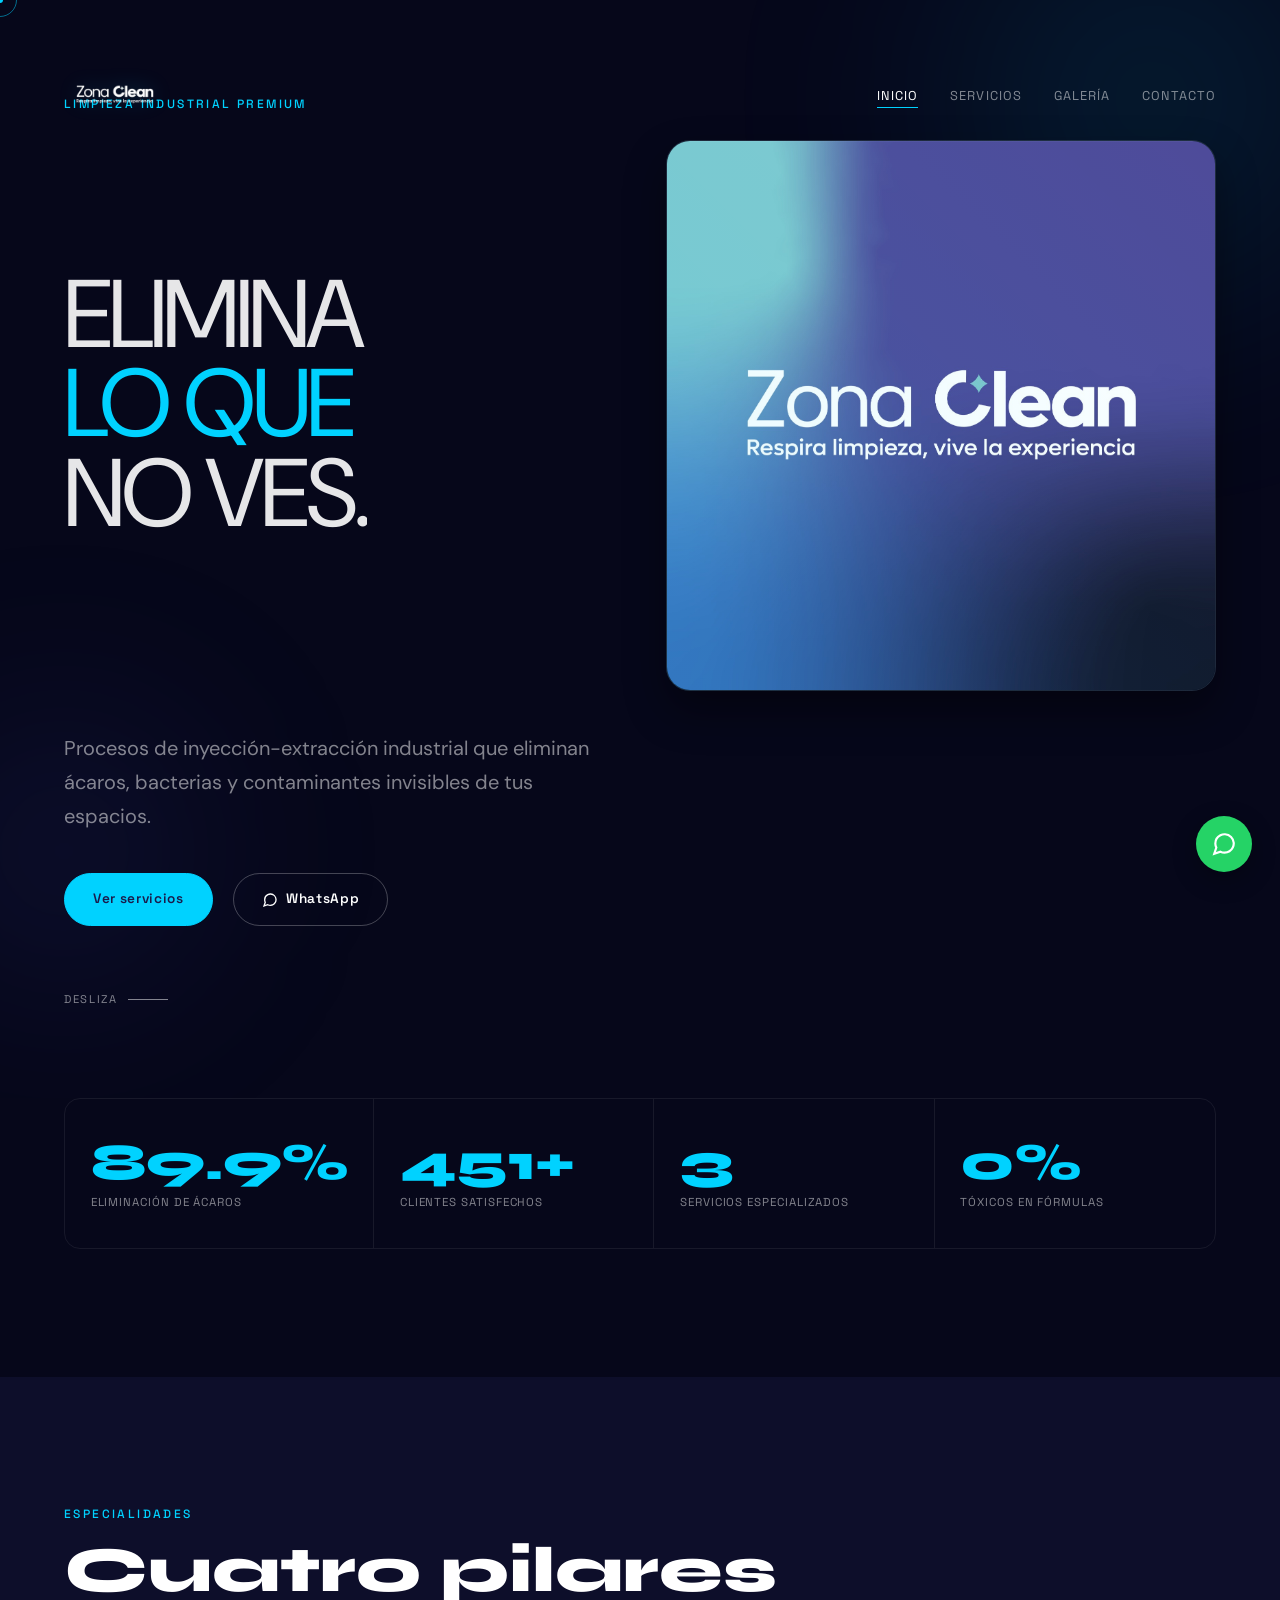
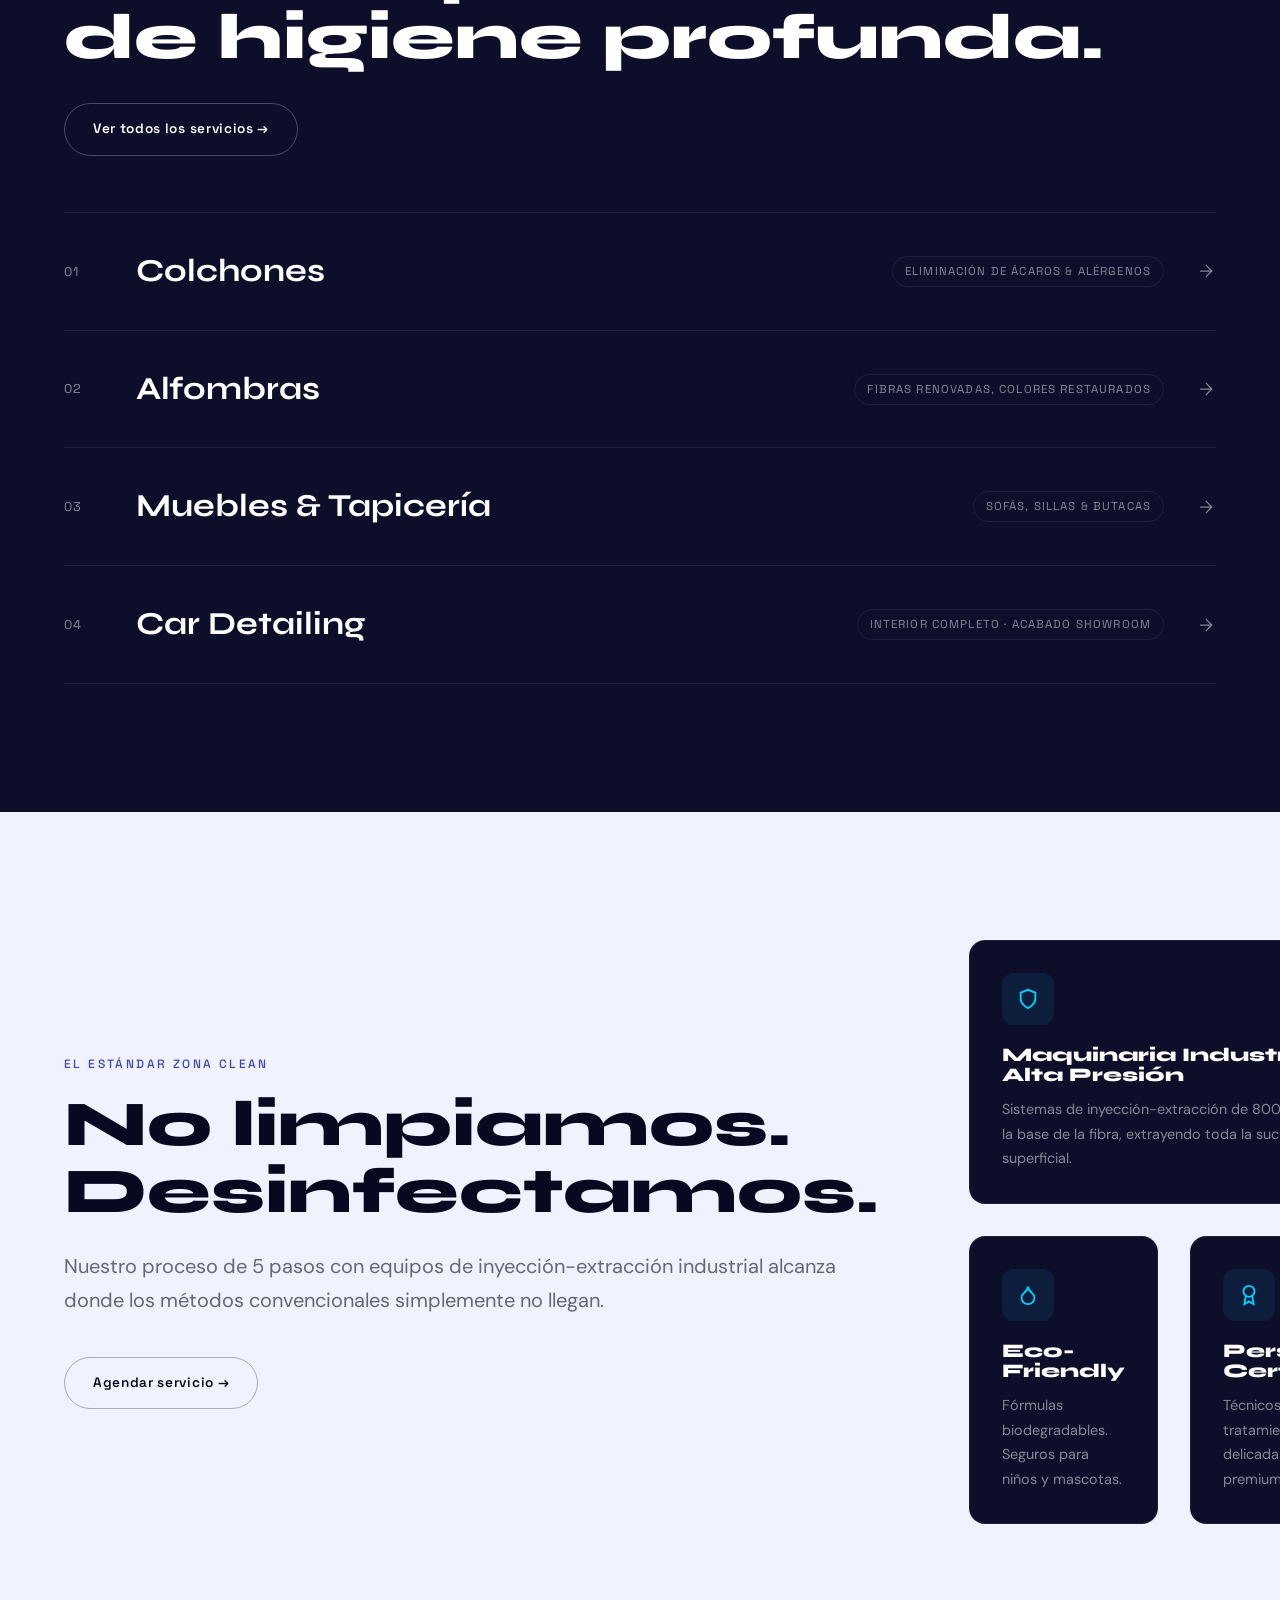
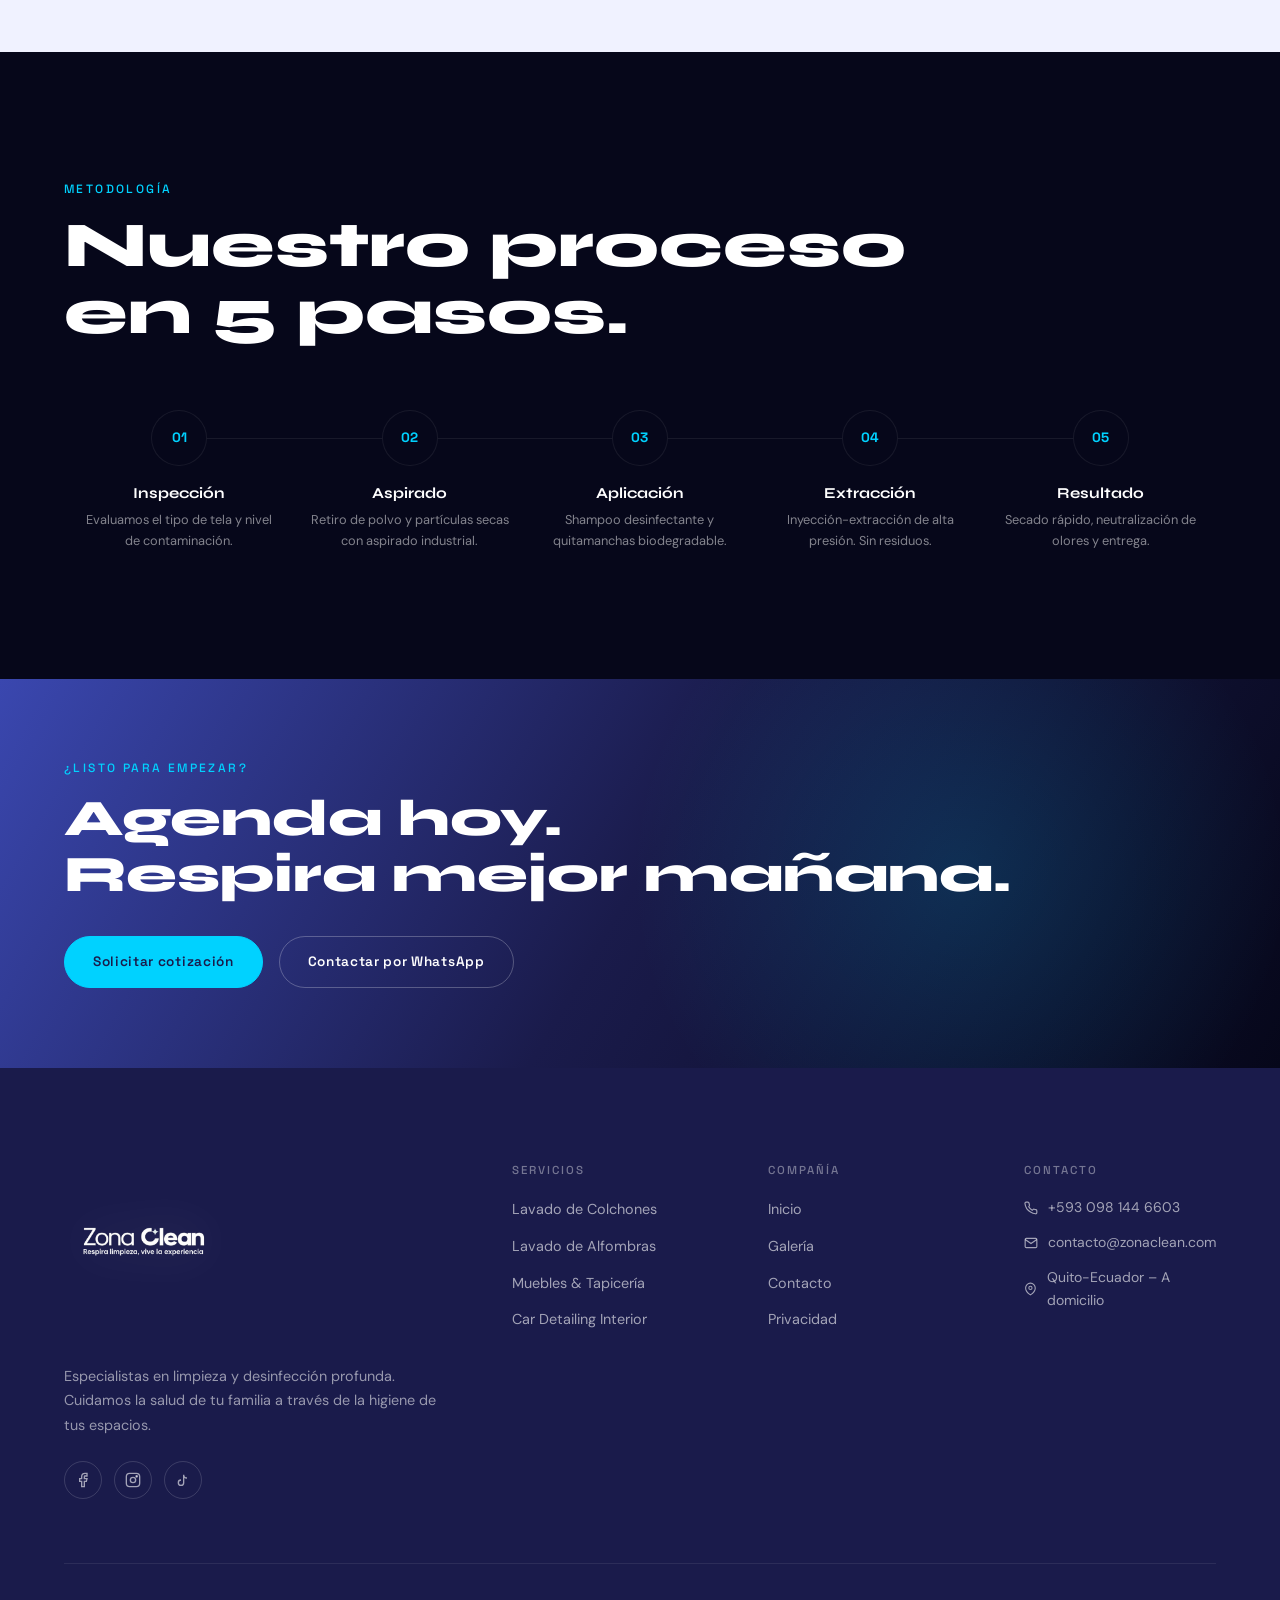
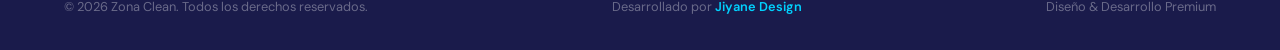
<file: index.html>
<!DOCTYPE html>
<html lang="es">
<head>
<link rel="icon" type="image/png" href="images/Logo negro.png">
<meta charset="UTF-8">
<meta name="viewport" content="width=device-width,initial-scale=1.0">
<title>Zona Clean | Limpieza & Desinfección Premium</title>
<meta name="description" content="Especialistas en limpieza profunda industrial: colchones, alfombras, muebles y car detailing. Eliminamos el 99.9% de ácaros y contaminantes.">
<link rel="preconnect" href="https://fonts.googleapis.com">
<link rel="preconnect" href="https://fonts.gstatic.com" crossorigin>
<link href="https://fonts.googleapis.com/css2?family=Syne:wght@400;700;800&family=DM+Sans:wght@300;400;500;600&family=Space+Grotesk:wght@300;500;700&display=swap" rel="stylesheet">
<link rel="stylesheet" href="style.css?v=3.3">
</head>
<body>

<!-- Custom Cursor -->
<div id="cursor-dot"></div>
<div id="cursor-ring"></div>

<!-- Mobile Nav -->
<nav class="mobile-nav" id="mobileNav">
  <a href="index.html"     class="nav-link active">Inicio</a>
  <a href="servicios.html" class="nav-link">Servicios</a>
  <a href="galeria.html"   class="nav-link">Galería</a>
  <a href="contacto.html"  class="nav-link">Contacto</a>
  <a href="contacto.html"  class="btn btn-cta">Cotizar ahora</a>
</nav>

<!-- Header -->
<header class="site-header" id="siteHeader">
  <div class="container">
    <div class="header-inner">
      <a href="index.html" class="logo">
        <img src="images/Logo blanco.png" alt="Zona Clean">
      </a>
      <nav class="nav-links">
        <a href="index.html"     class="nav-link active">Inicio</a>
        <a href="servicios.html" class="nav-link">Servicios</a>
        <a href="galeria.html"   class="nav-link">Galería</a>
        <a href="contacto.html"  class="nav-link">Contacto</a>
      </nav>
      <a href="contacto.html" class="btn btn-cta" style="display:none" id="headerCTA">Cotizar ahora</a>
      <button class="hamburger" id="hamburger" aria-label="Menú">
        <span></span><span></span><span></span>
      </button>
    </div>
  </div>
</header>

<main>

<!-- ═══ HERO ═══════════════════════════════════════ -->
<section class="hero">
  <div class="hero-orb orb1"></div>
  <div class="hero-orb orb2"></div>
  <div class="container">
    <div class="hero-tag reveal">
      <span class="section-label">Limpieza Industrial Premium</span>
    </div>
    <div class="hero-content-flex">
      <div class="hero-display display reveal reveal-d1">
        <span class="line">Elimina</span>
        <span class="line" style="color:var(--c-accent)">lo que</span>
        <span class="line">no ves.</span>
      </div>
      <div class="hero-image reveal reveal-d2">
        <img src="images/Zona baner.jpeg" alt="Banner Zona Clean">
      </div>
    </div>
    <p class="lead reveal reveal-d3" style="max-width:550px;margin-bottom:2.5rem;margin-top:1.5rem">Procesos de inyección-extracción industrial que eliminan ácaros, bacterias y contaminantes invisibles de tus espacios.</p>
    <div class="hero-actions reveal reveal-d4">
      <a href="servicios.html" class="btn btn-cta">Ver servicios</a>
      <a href="https://wa.me/593981446603" target="_blank" class="btn btn-outline">
        <svg width="16" height="16" viewBox="0 0 24 24" fill="none" stroke="currentColor" stroke-width="2"><path d="M21 11.5a8.38 8.38 0 0 1-.9 3.8 8.5 8.5 0 0 1-7.6 4.7 8.38 8.38 0 0 1-3.8-.9L3 21l1.9-5.7a8.38 8.38 0 0 1-.9-3.8 8.5 8.5 0 0 1 4.7-7.6 8.38 8.38 0 0 1 3.8-.9h.5a8.48 8.48 0 0 1 8 8v.5z"/></svg>
        WhatsApp
      </a>
    </div>
    <div class="hero-scroll reveal reveal-d5" style="margin-top:4rem">
      <span>Desliza</span>
      <div class="scroll-bar"></div>
    </div>
  </div>
</section>

<!-- ═══ STATS ══════════════════════════════════════ -->
<section class="sec" style="padding-top:0">
  <div class="container">
    <div class="stats-grid reveal">
      <div class="stat-item">
        <div class="stat-num"><span data-count="99" data-suffix=".9%">0%</span></div>
        <div class="stat-label">Eliminación de ácaros</div>
      </div>
      <div class="stat-item">
        <div class="stat-num"><span data-count="500" data-suffix="+">0</span></div>
        <div class="stat-label">Clientes satisfechos</div>
      </div>
      <div class="stat-item">
        <div class="stat-num"><span data-count="4" data-suffix="">0</span></div>
        <div class="stat-label">Servicios especializados</div>
      </div>
      <div class="stat-item">
        <div class="stat-num"><span data-count="0" data-suffix="">0</span><span style="color:var(--c-accent)">%</span></div>
        <div class="stat-label">Tóxicos en fórmulas</div>
      </div>
    </div>
  </div>
</section>

<!-- ═══ SERVICIOS ═══════════════════════════════════ -->
<section class="sec sec-mid">
  <div class="container">
    <div style="display:flex;align-items:flex-end;justify-content:space-between;gap:2rem;margin-bottom:3.5rem;flex-wrap:wrap">
      <div class="reveal">
        <span class="section-label" style="display:block;margin-bottom:.75rem">Especialidades</span>
        <h2 class="section-title" style="color:var(--c-white)">Cuatro pilares<br>de higiene profunda.</h2>
      </div>
      <a href="servicios.html" class="btn btn-outline reveal">Ver todos los servicios →</a>
    </div>

    <div class="service-list-items">
      <a href="servicios.html" class="service-list-item reveal">
        <span class="service-num">01</span>
        <span class="service-name" style="color:var(--c-white)">Colchones</span>
        <span class="service-tag">Eliminación de ácaros & alérgenos</span>
        <svg class="service-arrow" width="20" height="20" viewBox="0 0 24 24" fill="none" stroke="currentColor" stroke-width="1.5"><path d="M5 12h14M12 5l7 7-7 7"/></svg>
      </a>
      <a href="servicios.html" class="service-list-item reveal reveal-d1">
        <span class="service-num">02</span>
        <span class="service-name" style="color:var(--c-white)">Alfombras</span>
        <span class="service-tag">Fibras renovadas, colores restaurados</span>
        <svg class="service-arrow" width="20" height="20" viewBox="0 0 24 24" fill="none" stroke="currentColor" stroke-width="1.5"><path d="M5 12h14M12 5l7 7-7 7"/></svg>
      </a>
      <a href="servicios.html" class="service-list-item reveal reveal-d2">
        <span class="service-num">03</span>
        <span class="service-name" style="color:var(--c-white)">Muebles & Tapicería</span>
        <span class="service-tag">Sofás, sillas & butacas</span>
        <svg class="service-arrow" width="20" height="20" viewBox="0 0 24 24" fill="none" stroke="currentColor" stroke-width="1.5"><path d="M5 12h14M12 5l7 7-7 7"/></svg>
      </a>
      <a href="servicios.html" class="service-list-item reveal reveal-d3">
        <span class="service-num">04</span>
        <span class="service-name" style="color:var(--c-white)">Car Detailing</span>
        <span class="service-tag">Interior completo · acabado showroom</span>
        <svg class="service-arrow" width="20" height="20" viewBox="0 0 24 24" fill="none" stroke="currentColor" stroke-width="1.5"><path d="M5 12h14M12 5l7 7-7 7"/></svg>
      </a>
    </div>
  </div>
</section>

<!-- ═══ POR QUÉ ELEGIRNOS ═════════════════════════ -->
<section class="sec sec-light">
  <div class="container">
    <div class="grid2" style="gap:clamp(3rem,7vw,7rem)">
      <div>
        <span class="section-label reveal" style="display:block;margin-bottom:1rem">El Estándar Zona Clean</span>
        <h2 class="section-title reveal reveal-d1" style="margin-bottom:1.5rem">No limpiamos.<br>Desinfectamos.</h2>
        <p class="lead reveal reveal-d2" style="margin-bottom:2.5rem">Nuestro proceso de 5 pasos con equipos de inyección-extracción industrial alcanza donde los métodos convencionales simplemente no llegan.</p>
        <a href="contacto.html" class="btn btn-dark-outline reveal reveal-d3">Agendar servicio →</a>
      </div>
      <div class="grid3 reveal reveal-d1" style="align-items:start">
        <div class="feature-card" style="grid-column:1/-1">
          <div class="feature-icon">
            <svg width="22" height="22" viewBox="0 0 24 24" fill="none" stroke="currentColor" stroke-width="2"><path d="M12 22s8-4 8-10V5l-8-3-8 3v7c0 6 8 10 8 10z"/></svg>
          </div>
          <h3 class="feature-title">Maquinaria Industrial de Alta Presión</h3>
          <p class="feature-text">Sistemas de inyección-extracción de 800 PSI que limpian desde la base de la fibra, extrayendo toda la suciedad, no solo la superficial.</p>
        </div>
        <div class="feature-card">
          <div class="feature-icon">
            <svg width="22" height="22" viewBox="0 0 24 24" fill="none" stroke="currentColor" stroke-width="2"><path d="M12 22a7 7 0 0 0 7-7c0-2-1-3.9-3-5.5s-3.5-4-4-6.5c-.5 2.5-2 4.9-4 6.5C6 11.1 5 13 5 15a7 7 0 0 0 7 7z"/></svg>
          </div>
          <h3 class="feature-title">Eco-Friendly</h3>
          <p class="feature-text">Fórmulas biodegradables. Seguros para niños y mascotas.</p>
        </div>
        <div class="feature-card">
          <div class="feature-icon">
            <svg width="22" height="22" viewBox="0 0 24 24" fill="none" stroke="currentColor" stroke-width="2"><circle cx="12" cy="8" r="6"/><path d="M15.477 12.89 17 22l-5-3-5 3 1.523-9.11"/></svg>
          </div>
          <h3 class="feature-title">Personal Certificado</h3>
          <p class="feature-text">Técnicos capacitados en tratamiento de telas delicadas y tapizados premium.</p>
        </div>
      </div>
    </div>
  </div>
</section>

<!-- ═══ PROCESO ════════════════════════════════════ -->
<section class="sec">
  <div class="container">
    <div class="text-center" style="margin-bottom:4rem">
      <span class="section-label reveal" style="display:block;margin-bottom:.75rem">Metodología</span>
      <h2 class="section-title reveal reveal-d1" style="color:var(--c-white)">Nuestro proceso<br>en 5 pasos.</h2>
    </div>
    <div class="process-steps reveal">
      <div class="process-step">
        <div class="step-num">01</div>
        <h4 class="step-title">Inspección</h4>
        <p class="step-text">Evaluamos el tipo de tela y nivel de contaminación.</p>
      </div>
      <div class="process-step">
        <div class="step-num">02</div>
        <h4 class="step-title">Aspirado</h4>
        <p class="step-text">Retiro de polvo y partículas secas con aspirado industrial.</p>
      </div>
      <div class="process-step">
        <div class="step-num">03</div>
        <h4 class="step-title">Aplicación</h4>
        <p class="step-text">Shampoo desinfectante y quitamanchas biodegradable.</p>
      </div>
      <div class="process-step">
        <div class="step-num">04</div>
        <h4 class="step-title">Extracción</h4>
        <p class="step-text">Inyección-extracción de alta presión. Sin residuos.</p>
      </div>
      <div class="process-step">
        <div class="step-num">05</div>
        <h4 class="step-title">Resultado</h4>
        <p class="step-text">Secado rápido, neutralización de olores y entrega.</p>
      </div>
    </div>
  </div>
</section>

<!-- ═══ CTA BAND ════════════════════════════════════ -->
<section class="cta-band">
  <div class="container">
    <div class="cta-inner">
      <div class="reveal">
        <span class="section-label" style="display:block;margin-bottom:.75rem">¿Listo para empezar?</span>
        <h2 style="font-size:clamp(2rem,4vw,3.5rem);color:var(--c-white);font-family:var(--font-display);line-height:1.1">Agenda hoy.<br>Respira mejor mañana.</h2>
      </div>
      <div style="display:flex;gap:1rem;flex-wrap:wrap" class="reveal reveal-d2">
        <a href="contacto.html"                class="btn btn-cta">Solicitar cotización</a>
        <a href="https://wa.me/593981446603" target="_blank" class="btn btn-outline">Contactar por WhatsApp</a>
      </div>
    </div>
  </div>
</section>

</main>

<!-- ═══ FOOTER ══════════════════════════════════════ -->
<footer class="site-footer">
  <div class="container">
    <div class="footer-grid">
      <div>
        <img src="images/Logo blanco.png" alt="Zona Clean" class="footer-logo">
        <p class="footer-desc">Especialistas en limpieza y desinfección profunda. Cuidamos la salud de tu familia a través de la higiene de tus espacios.</p>
        <div class="social-row">
          <a href="#" class="social-btn" aria-label="Facebook">
            <svg width="16" height="16" viewBox="0 0 24 24" fill="none" stroke="currentColor" stroke-width="2"><path d="M18 2h-3a5 5 0 0 0-5 5v3H7v4h3v8h4v-8h3l1-4h-4V7a1 1 0 0 1 1-1h3z"/></svg>
          </a>
          <a href="#" class="social-btn" aria-label="Instagram" target="_blank" href="https://www.instagram.com/zonaclean.ec/">
            <svg width="16" height="16" viewBox="0 0 24 24" fill="none" stroke="currentColor" stroke-width="2"><rect x="2" y="2" width="20" height="20" rx="5"/><circle cx="12" cy="12" r="4"/><circle cx="17.5" cy="6.5" r="1" fill="currentColor"/></svg>
          </a>
          <a href="#" class="social-btn" aria-label="TikTok">
            <svg width="16" height="16" viewBox="0 0 24 24" fill="none" stroke="currentColor" stroke-width="2"><path d="M9 12a4 4 0 1 0 4 4V4a5 5 0 0 0 5 5"/></svg>
          </a>
        </div>
      </div>
      <div>
        <h4 class="footer-heading">Servicios</h4>
        <ul class="footer-links">
          <li><a href="servicios.html">Lavado de Colchones</a></li>
          <li><a href="servicios.html">Lavado de Alfombras</a></li>
          <li><a href="servicios.html">Muebles & Tapicería</a></li>
          <li><a href="servicios.html">Car Detailing Interior</a></li>
        </ul>
      </div>
      <div>
        <h4 class="footer-heading">Compañía</h4>
        <ul class="footer-links">
          <li><a href="index.html">Inicio</a></li>
          <li><a href="galeria.html">Galería</a></li>
          <li><a href="contacto.html">Contacto</a></li>
          <li><a href="#">Privacidad</a></li>
        </ul>
      </div>
      <div>
        <h4 class="footer-heading">Contacto</h4>
        <div class="footer-contact-item">
          <svg width="14" height="14" viewBox="0 0 24 24" fill="none" stroke="currentColor" stroke-width="2"><path d="M22 16.92v3a2 2 0 0 1-2.18 2 19.79 19.79 0 0 1-8.63-3.07A19.5 19.5 0 0 1 4.69 13a19.79 19.79 0 0 1-3.07-8.67A2 2 0 0 1 3.6 2h3a2 2 0 0 1 2 1.72c.127.96.361 1.903.7 2.81a2 2 0 0 1-.45 2.11L8.09 9.91a16 16 0 0 0 6 6l1.27-1.27a2 2 0 0 1 2.11-.45c.907.339 1.85.573 2.81.7A2 2 0 0 1 22 16.92z"/></svg>
          +593 098 144 6603
        </div>
        <div class="footer-contact-item">
          <svg width="14" height="14" viewBox="0 0 24 24" fill="none" stroke="currentColor" stroke-width="2"><path d="M4 4h16c1.1 0 2 .9 2 2v12c0 1.1-.9 2-2 2H4c-1.1 0-2-.9-2-2V6c0-1.1.9-2 2-2z"/><polyline points="22,6 12,13 2,6"/></svg>
          contacto@zonaclean.com
        </div>
        <div class="footer-contact-item">
          <svg width="14" height="14" viewBox="0 0 24 24" fill="none" stroke="currentColor" stroke-width="2"><path d="M21 10c0 7-9 13-9 13s-9-6-9-13a9 9 0 0 1 18 0z"/><circle cx="12" cy="10" r="3"/></svg>
          Quito-Ecuador – A domicilio
        </div>
      </div>
    </div>
    <div class="footer-bottom">
      <p class="footer-copy">&copy; 2026 Zona Clean. Todos los derechos reservados.</p><p class="footer-copy">Desarrollado por <a href="https://jiyanedesign.com" target="_blank" class="designer-link">Jiyane Design</a></p>
      <p class="footer-copy">Diseño & Desarrollo Premium</p>
    </div>
  </div>
</footer>

<!-- WA Float -->
<a href="https://wa.me/593981446603" target="_blank" class="wa-float" aria-label="WhatsApp">
  <svg viewBox="0 0 24 24" width="26" height="26" stroke="currentColor" stroke-width="2" fill="none"><path d="M21 11.5a8.38 8.38 0 0 1-.9 3.8 8.5 8.5 0 0 1-7.6 4.7 8.38 8.38 0 0 1-3.8-.9L3 21l1.9-5.7a8.38 8.38 0 0 1-.9-3.8 8.5 8.5 0 0 1 4.7-7.6 8.38 8.38 0 0 1 3.8-.9h.5a8.48 8.48 0 0 1 8 8v.5z"/></svg>
</a>

<script>
// Show CTA after scroll
const headerCTA = document.getElementById('headerCTA');
window.addEventListener('scroll', () => {
  if (headerCTA) headerCTA.style.display = window.scrollY > 200 ? 'inline-flex' : 'none';
}, { passive: true });
</script>
<script src="main.js?v=3.3"></script>
</body>
</html>
</file>
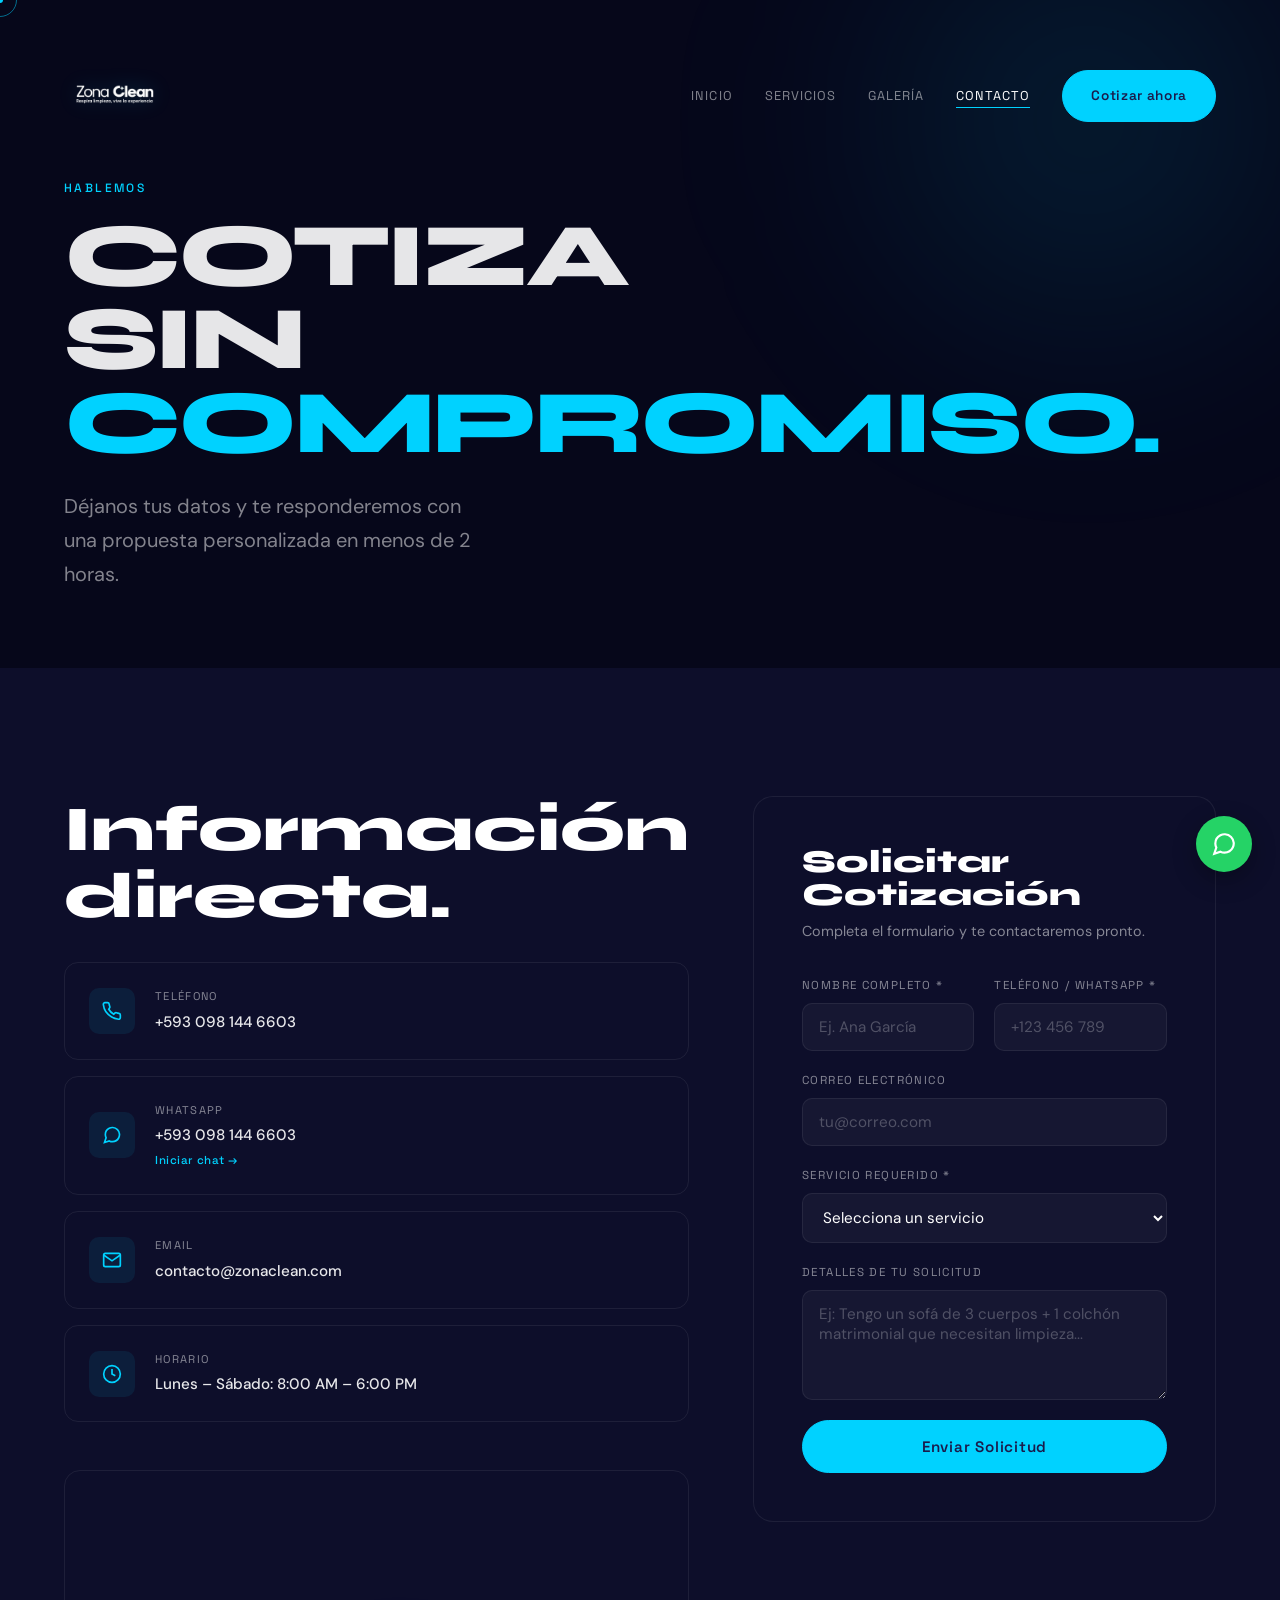
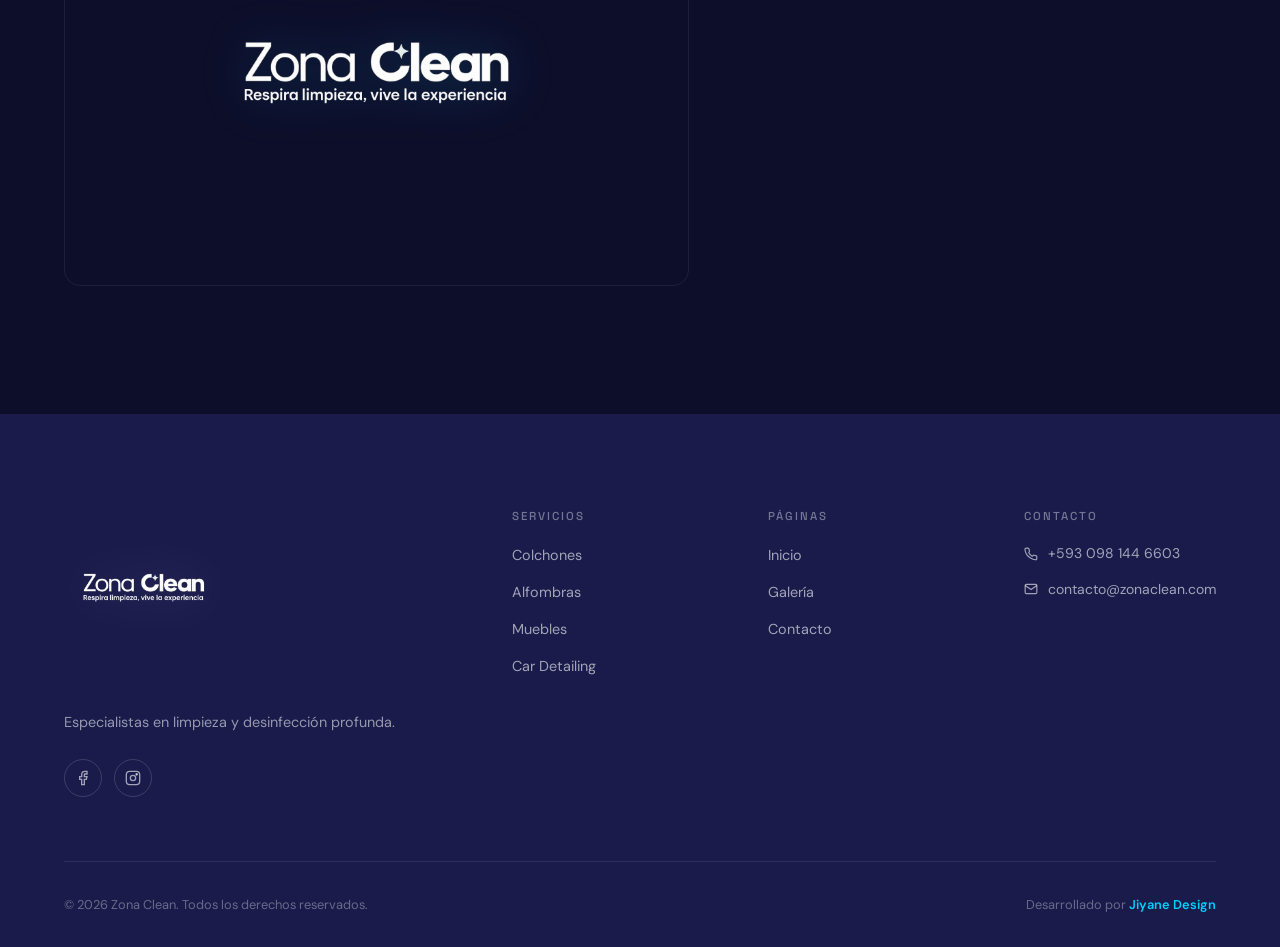
<file: contacto.html>
<!DOCTYPE html>
<html lang="es">
<head>
<link rel="icon" type="image/png" href="images/Logo negro.png">
<meta charset="UTF-8">
<meta name="viewport" content="width=device-width,initial-scale=1.0">
<title>Contacto | Zona Clean — Solicitar Cotización</title>
<meta name="description" content="Solicita tu cotización de limpieza de colchones, alfombras, muebles o car detailing. Respuesta inmediata.">
<link rel="preconnect" href="https://fonts.googleapis.com">
<link rel="preconnect" href="https://fonts.gstatic.com" crossorigin>
<link href="https://fonts.googleapis.com/css2?family=Syne:wght@400;700;800&family=DM+Sans:wght@300;400;500;600&family=Space+Grotesk:wght@300;500;700&display=swap" rel="stylesheet">
<link rel="stylesheet" href="style.css?v=3.3">
</head>
<body>

<div id="cursor-dot"></div>
<div id="cursor-ring"></div>

<nav class="mobile-nav" id="mobileNav">
  <a href="index.html"     class="nav-link">Inicio</a>
  <a href="servicios.html" class="nav-link">Servicios</a>
  <a href="galeria.html"   class="nav-link">Galería</a>
  <a href="contacto.html"  class="nav-link active">Contacto</a>
  <a href="contacto.html"  class="btn btn-cta">Cotizar ahora</a>
</nav>

<header class="site-header" id="siteHeader">
  <div class="container">
    <div class="header-inner">
      <a href="index.html" class="logo">
        <img src="images/Logo blanco.png" alt="Zona Clean">
      </a>
      <nav class="nav-links">
        <a href="index.html"     class="nav-link">Inicio</a>
        <a href="servicios.html" class="nav-link">Servicios</a>
        <a href="galeria.html"   class="nav-link">Galería</a>
        <a href="contacto.html"  class="nav-link active">Contacto</a>
        <a href="contacto.html"  class="btn btn-cta">Cotizar ahora</a>
      </nav>
      <button class="hamburger" id="hamburger" aria-label="Menú">
        <span></span><span></span><span></span>
      </button>
    </div>
  </div>
</header>

<main>

<!-- PAGE HERO -->
<section class="page-hero">
  <div class="hero-orb orb1"></div>
  <div class="container">
    <span class="section-label reveal" style="display:block;margin-bottom:1rem">Hablemos</span>
    <h1 class="display reveal reveal-d1" style="font-size:clamp(2.2rem,7vw,7rem)">
      Cotiza<br>sin<br><span style="color:var(--c-accent)">compromiso.</span>
    </h1>
    <p class="lead reveal reveal-d2" style="max-width:420px;margin-top:1.5rem">Déjanos tus datos y te responderemos con una propuesta personalizada en menos de 2 horas.</p>
  </div>
</section>

<!-- CONTACT CONTENT -->
<section class="sec sec-mid">
  <div class="container">
    <div class="contact-grid">

      <!-- LEFT: Info -->
      <div>
        <h2 class="section-title reveal" style="color:var(--c-white);margin-bottom:2rem">Información<br>directa.</h2>

        <div class="contact-info-item reveal reveal-d1">
          <div class="ci-icon">
            <svg width="20" height="20" viewBox="0 0 24 24" fill="none" stroke="currentColor" stroke-width="2"><path d="M22 16.92v3a2 2 0 0 1-2.18 2 19.79 19.79 0 0 1-8.63-3.07A19.5 19.5 0 0 1 4.69 13a19.79 19.79 0 0 1-3.07-8.67A2 2 0 0 1 3.6 2h3a2 2 0 0 1 2 1.72c.127.96.361 1.903.7 2.81a2 2 0 0 1-.45 2.11L8.09 9.91a16 16 0 0 0 6 6l1.27-1.27a2 2 0 0 1 2.11-.45c.907.339 1.85.573 2.81.7A2 2 0 0 1 22 16.92z"/></svg>
          </div>
          <div>
            <div class="ci-label">Teléfono</div>
            <div class="ci-value">+593 098 144 6603</div>
          </div>
        </div>

        <div class="contact-info-item reveal reveal-d2">
          <div class="ci-icon">
            <svg width="20" height="20" viewBox="0 0 24 24" fill="none" stroke="currentColor" stroke-width="2"><path d="M21 11.5a8.38 8.38 0 0 1-.9 3.8 8.5 8.5 0 0 1-7.6 4.7 8.38 8.38 0 0 1-3.8-.9L3 21l1.9-5.7a8.38 8.38 0 0 1-.9-3.8 8.5 8.5 0 0 1 4.7-7.6 8.38 8.38 0 0 1 3.8-.9h.5a8.48 8.48 0 0 1 8 8v.5z"/></svg>
          </div>
          <div>
            <div class="ci-label">WhatsApp</div>
            <div class="ci-value">
              +593 098 144 6603
              <a href="https://wa.me/593981446603" target="_blank" style="display:block;color:var(--c-accent);font-family:var(--font-mono);font-size:.72rem;letter-spacing:.05em;margin-top:3px">Iniciar chat →</a>
            </div>
          </div>
        </div>

        <div class="contact-info-item reveal reveal-d3">
          <div class="ci-icon">
            <svg width="20" height="20" viewBox="0 0 24 24" fill="none" stroke="currentColor" stroke-width="2"><path d="M4 4h16c1.1 0 2 .9 2 2v12c0 1.1-.9 2-2 2H4c-1.1 0-2-.9-2-2V6c0-1.1.9-2 2-2z"/><polyline points="22,6 12,13 2,6"/></svg>
          </div>
          <div>
            <div class="ci-label">Email</div>
            <div class="ci-value">contacto@zonaclean.com</div>
          </div>
        </div>

        <div class="contact-info-item reveal reveal-d4">
          <div class="ci-icon">
            <svg width="20" height="20" viewBox="0 0 24 24" fill="none" stroke="currentColor" stroke-width="2"><circle cx="12" cy="12" r="10"/><polyline points="12 6 12 12 16 14"/></svg>
          </div>
          <div>
            <div class="ci-label">Horario</div>
            <div class="ci-value">Lunes – Sábado: 8:00 AM – 6:00 PM</div>
          </div>
        </div>

        <!-- Logo block -->
        <div style="margin-top:3rem;padding:2rem;border:1px solid var(--c-border);border-radius:16px;text-align:center;" class="reveal">
          <img src="images/Logo blanco.png" alt="Zona Clean" style="max-width:350px;margin:0 auto;opacity:1;filter:drop-shadow(0 0 25px rgba(0,210,255,0.2))">
        </div>
      </div>

      <!-- RIGHT: Form -->
      <div class="reveal reveal-d1">
        <div class="form-card">
          <h3 style="font-family:var(--font-display);font-size:clamp(1.4rem,2.5vw,2rem);color:var(--c-white);margin-bottom:.5rem">Solicitar Cotización</h3>
          <p style="color:var(--c-muted);font-size:.9rem;margin-bottom:2rem">Completa el formulario y te contactaremos pronto.</p>

          <form id="contactForm" novalidate>
            <div class="form-row">
              <div class="form-group">
                <label for="name" class="form-label">Nombre completo *</label>
                <input type="text" id="name" name="name" class="form-control" placeholder="Ej. Ana García" required>
              </div>
              <div class="form-group">
                <label for="phone" class="form-label">Teléfono / WhatsApp *</label>
                <input type="tel" id="phone" name="phone" class="form-control" placeholder="+123 456 789" required>
              </div>
            </div>

            <div class="form-group">
              <label for="email" class="form-label">Correo electrónico</label>
              <input type="email" id="email" name="email" class="form-control" placeholder="tu@correo.com">
            </div>

            <div class="form-group">
              <label for="service" class="form-label">Servicio requerido *</label>
              <select id="service" name="service" class="form-control" required>
                <option value="" disabled selected>Selecciona un servicio</option>
                <option value="colchones">Lavado de Colchones</option>
                <option value="alfombras">Lavado de Alfombras</option>
                <option value="muebles">Muebles & Tapicería</option>
                <option value="detailing">Car Detailing Interior</option>
                <option value="multiple">Múltiples servicios</option>
                <option value="empresarial">Servicio Empresarial / Flota</option>
              </select>
            </div>

            <div class="form-group">
              <label for="message" class="form-label">Detalles de tu solicitud</label>
              <textarea id="message" name="message" class="form-control" placeholder="Ej: Tengo un sofá de 3 cuerpos + 1 colchón matrimonial que necesitan limpieza..."></textarea>
            </div>

            <button type="submit" class="btn btn-cta" style="width:100%;justify-content:center;padding:16px;font-size:.95rem">
              Enviar Solicitud
            </button>

            <div id="formSuccess" class="form-success">
              ✓ Solicitud recibida. Te contactaremos a la brevedad.
            </div>
          </form>
        </div>
      </div>

    </div>
  </div>
</section>

</main>

<footer class="site-footer">
  <div class="container">
    <div class="footer-grid">
      <div>
        <img src="images/Logo blanco.png" alt="Zona Clean" class="footer-logo">
        <p class="footer-desc">Especialistas en limpieza y desinfección profunda.</p>
        <div class="social-row">
          <a href="#" class="social-btn" aria-label="Facebook"><svg width="16" height="16" viewBox="0 0 24 24" fill="none" stroke="currentColor" stroke-width="2"><path d="M18 2h-3a5 5 0 0 0-5 5v3H7v4h3v8h4v-8h3l1-4h-4V7a1 1 0 0 1 1-1h3z"/></svg></a>
          <a href="#" class="social-btn" aria-label="Instagram" target="_blank" href="https://www.instagram.com/zonaclean.ec/"><svg width="16" height="16" viewBox="0 0 24 24" fill="none" stroke="currentColor" stroke-width="2"><rect x="2" y="2" width="20" height="20" rx="5"/><circle cx="12" cy="12" r="4"/><circle cx="17.5" cy="6.5" r="1" fill="currentColor"/></svg></a>
        </div>
      </div>
      <div>
        <h4 class="footer-heading">Servicios</h4>
        <ul class="footer-links">
          <li><a href="servicios.html">Colchones</a></li>
          <li><a href="servicios.html">Alfombras</a></li>
          <li><a href="servicios.html">Muebles</a></li>
          <li><a href="servicios.html">Car Detailing</a></li>
        </ul>
      </div>
      <div>
        <h4 class="footer-heading">Páginas</h4>
        <ul class="footer-links">
          <li><a href="index.html">Inicio</a></li>
          <li><a href="galeria.html">Galería</a></li>
          <li><a href="contacto.html">Contacto</a></li>
        </ul>
      </div>
      <div>
        <h4 class="footer-heading">Contacto</h4>
        <div class="footer-contact-item"><svg width="14" height="14" viewBox="0 0 24 24" fill="none" stroke="currentColor" stroke-width="2"><path d="M22 16.92v3a2 2 0 0 1-2.18 2 19.79 19.79 0 0 1-8.63-3.07A19.5 19.5 0 0 1 4.69 13a19.79 19.79 0 0 1-3.07-8.67A2 2 0 0 1 3.6 2h3a2 2 0 0 1 2 1.72c.127.96.361 1.903.7 2.81a2 2 0 0 1-.45 2.11L8.09 9.91a16 16 0 0 0 6 6l1.27-1.27a2 2 0 0 1 2.11-.45c.907.339 1.85.573 2.81.7A2 2 0 0 1 22 16.92z"/></svg>+593 098 144 6603</div>
        <div class="footer-contact-item"><svg width="14" height="14" viewBox="0 0 24 24" fill="none" stroke="currentColor" stroke-width="2"><path d="M4 4h16c1.1 0 2 .9 2 2v12c0 1.1-.9 2-2 2H4c-1.1 0-2-.9-2-2V6c0-1.1.9-2 2-2z"/><polyline points="22,6 12,13 2,6"/></svg>contacto@zonaclean.com</div>
      </div>
    </div>
    <div class="footer-bottom">
      <p class="footer-copy">&copy; 2026 Zona Clean. Todos los derechos reservados.</p><p class="footer-copy">Desarrollado por <a href="https://jiyanedesign.com" target="_blank" class="designer-link">Jiyane Design</a></p>
    </div>
  </div>
</footer>

<a href="https://wa.me/593981446603" target="_blank" class="wa-float" aria-label="WhatsApp"><svg viewBox="0 0 24 24" width="26" height="26" stroke="currentColor" stroke-width="2" fill="none"><path d="M21 11.5a8.38 8.38 0 0 1-.9 3.8 8.5 8.5 0 0 1-7.6 4.7 8.38 8.38 0 0 1-3.8-.9L3 21l1.9-5.7a8.38 8.38 0 0 1-.9-3.8 8.5 8.5 0 0 1 4.7-7.6 8.38 8.38 0 0 1 3.8-.9h.5a8.48 8.48 0 0 1 8 8v.5z"/></svg></a>
<script src="main.js?v=3.3"></script>
</body>
</html>
</file>
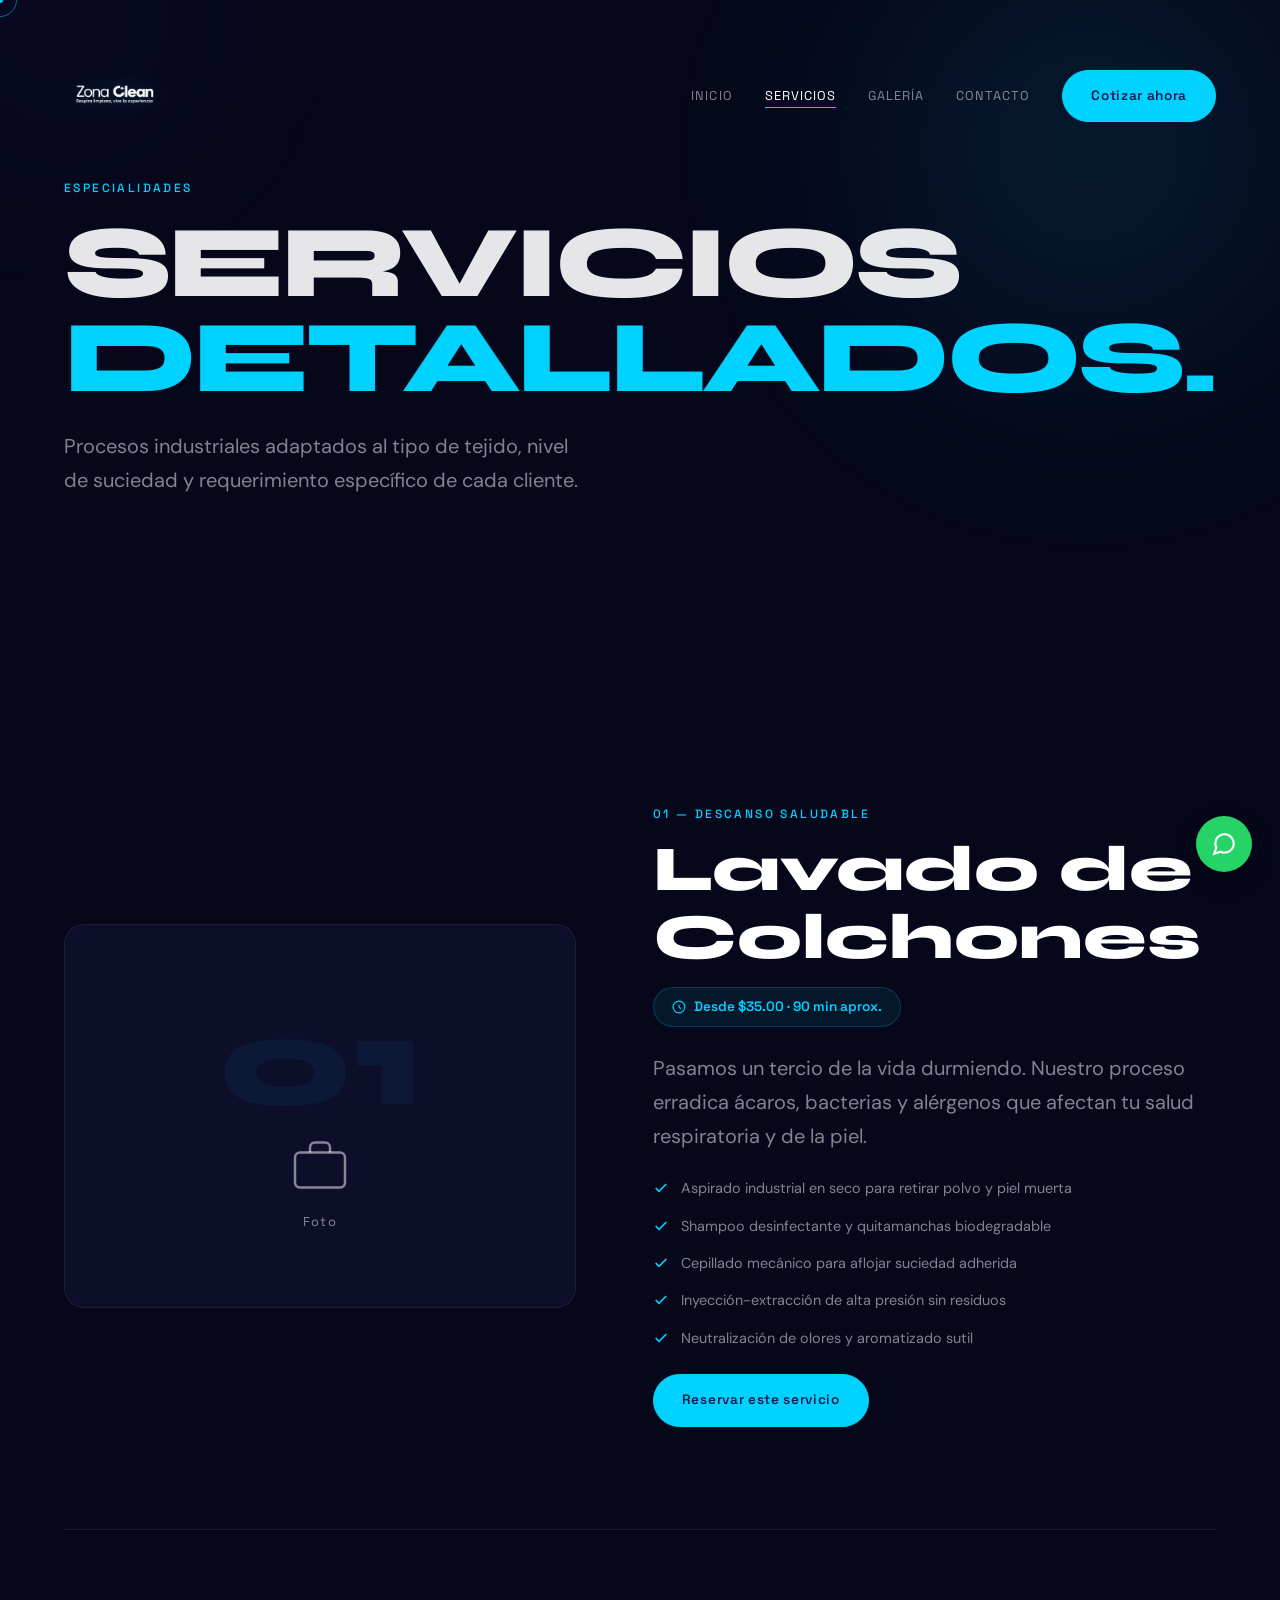
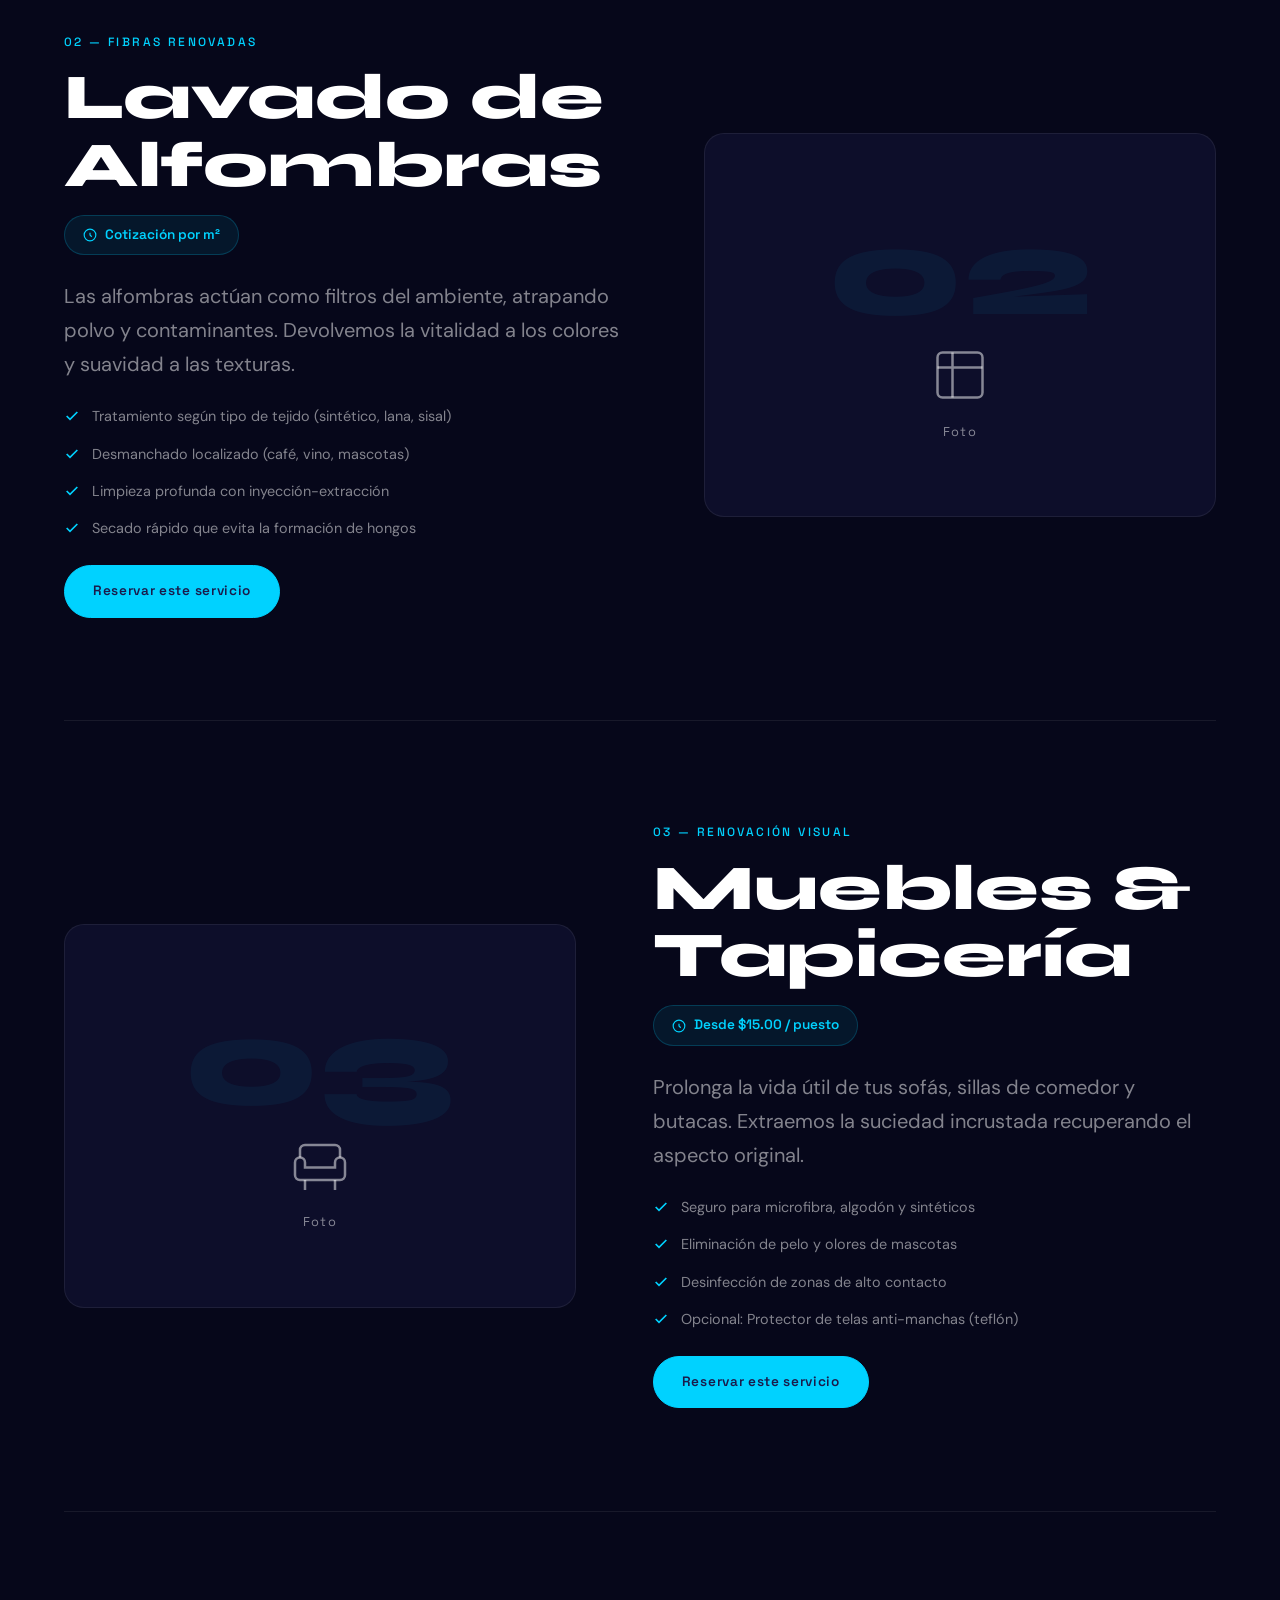
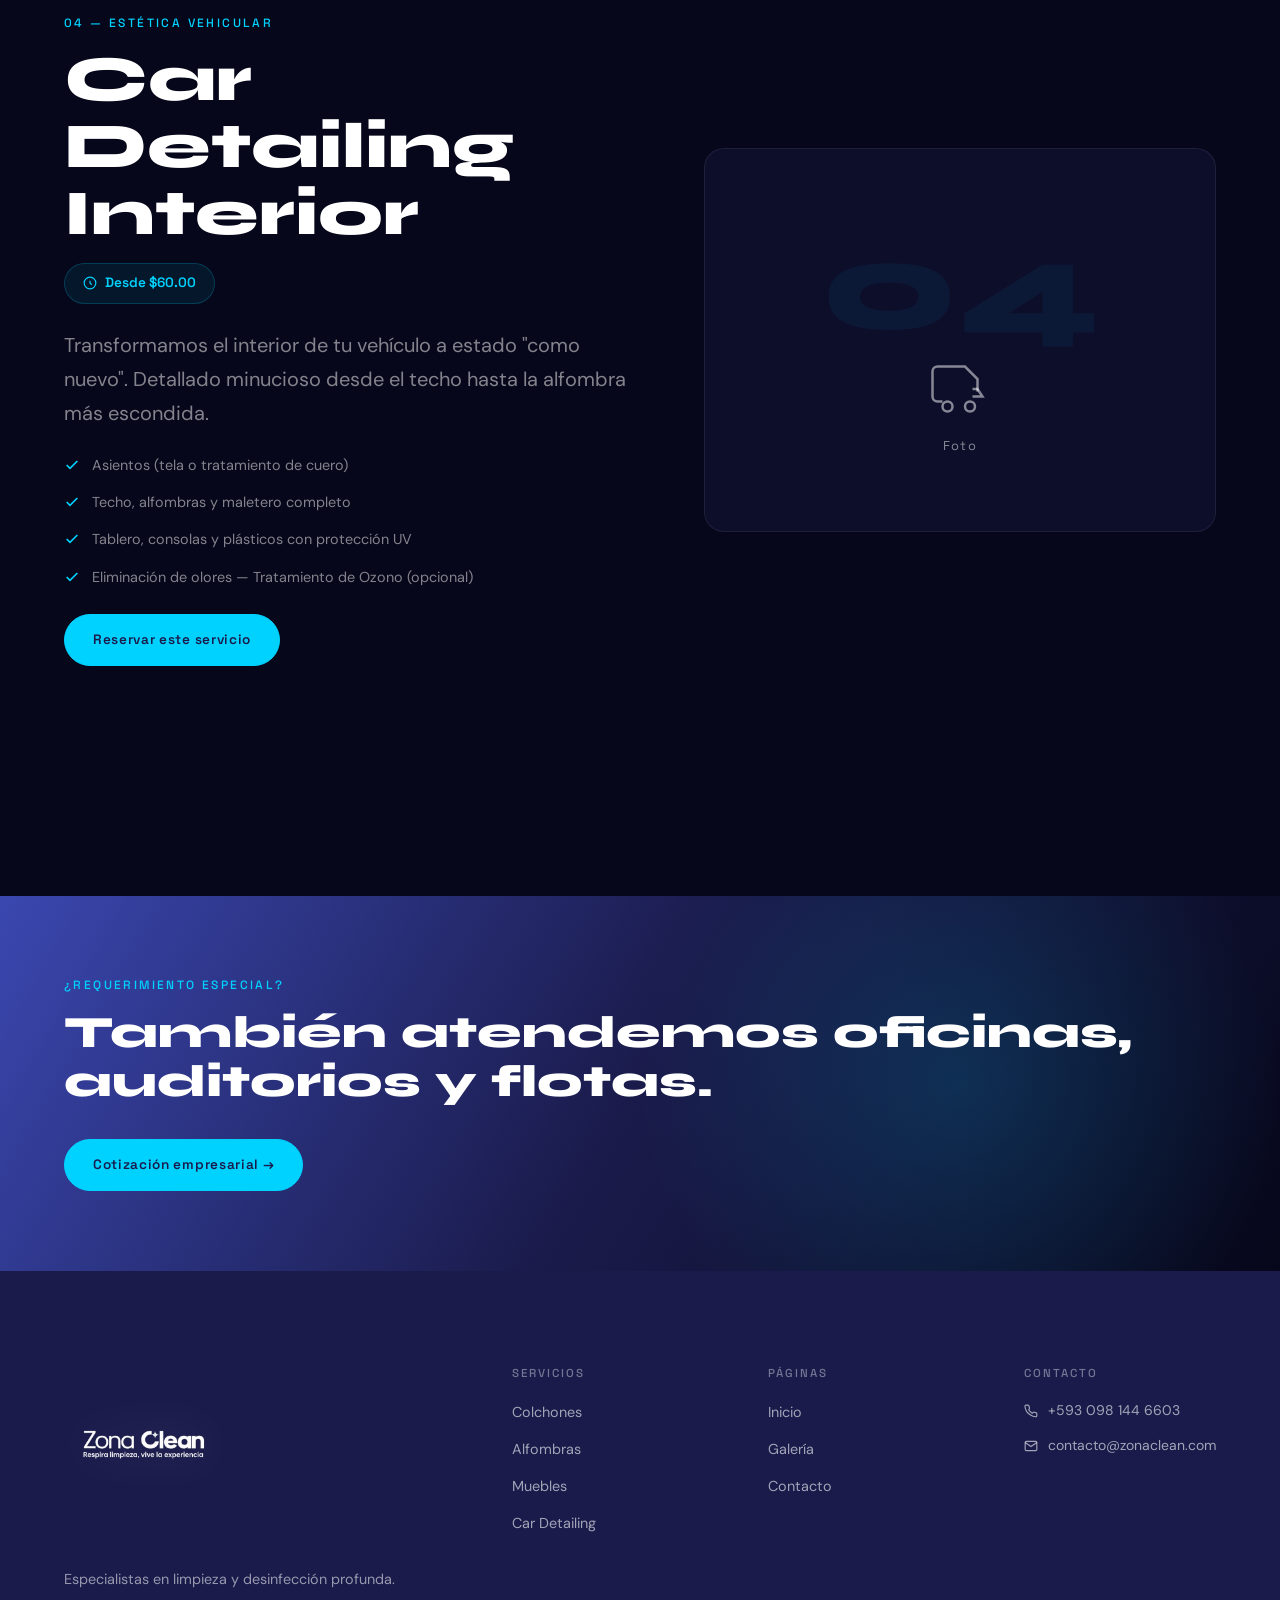
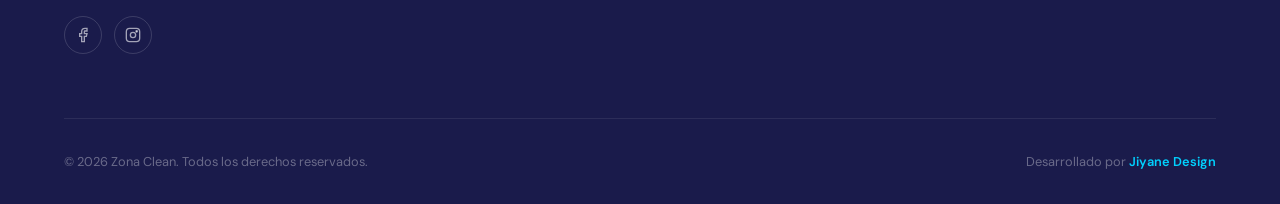
<file: servicios.html>
<!DOCTYPE html>
<html lang="es">
<head>
<link rel="icon" type="image/png" href="images/Logo negro.png">
<meta charset="UTF-8">
<meta name="viewport" content="width=device-width,initial-scale=1.0">
<title>Servicios | Zona Clean</title>
<meta name="description" content="Servicios de limpieza industrial: colchones, alfombras, muebles y car detailing. Resultados garantizados.">
<link rel="preconnect" href="https://fonts.googleapis.com">
<link rel="preconnect" href="https://fonts.gstatic.com" crossorigin>
<link href="https://fonts.googleapis.com/css2?family=Syne:wght@400;700;800&family=DM+Sans:wght@300;400;500;600&family=Space+Grotesk:wght@300;500;700&display=swap" rel="stylesheet">
<link rel="stylesheet" href="style.css?v=3.3">
</head>
<body>

<div id="cursor-dot"></div>
<div id="cursor-ring"></div>

<nav class="mobile-nav" id="mobileNav">
  <a href="index.html"     class="nav-link">Inicio</a>
  <a href="servicios.html" class="nav-link active">Servicios</a>
  <a href="galeria.html"   class="nav-link">Galería</a>
  <a href="contacto.html"  class="nav-link">Contacto</a>
  <a href="contacto.html"  class="btn btn-cta">Cotizar ahora</a>
</nav>

<header class="site-header" id="siteHeader">
  <div class="container">
    <div class="header-inner">
      <a href="index.html" class="logo">
        <img src="images/Logo blanco.png" alt="Zona Clean">
      </a>
      <nav class="nav-links">
        <a href="index.html"     class="nav-link">Inicio</a>
        <a href="servicios.html" class="nav-link active">Servicios</a>
        <a href="galeria.html"   class="nav-link">Galería</a>
        <a href="contacto.html"  class="nav-link">Contacto</a>
        <a href="contacto.html"  class="btn btn-cta">Cotizar ahora</a>
      </nav>
      <button class="hamburger" id="hamburger" aria-label="Menú">
        <span></span><span></span><span></span>
      </button>
    </div>
  </div>
</header>

<main>

<!-- PAGE HERO -->
<section class="page-hero">
  <div class="hero-orb orb1"></div>
  <div class="hero-orb orb2" style="opacity:.5"></div>
  <div class="container">
    <span class="section-label reveal" style="display:block;margin-bottom:1rem">Especialidades</span>
    <h1 class="display reveal reveal-d1" style="font-size:clamp(2.2rem,8vw,8rem)">
      Servicios<br><span style="color:var(--c-accent)">Detallados.</span>
    </h1>
    <p class="lead reveal reveal-d2" style="max-width:520px;margin-top:1.5rem">Procesos industriales adaptados al tipo de tejido, nivel de suciedad y requerimiento específico de cada cliente.</p>
  </div>
</section>

<!-- SERVICES DETAIL -->
<section class="sec">
  <div class="container">

    <!-- 01 Colchones -->
    <article class="service-detail reveal">
      <div class="svc-visual">
        <div class="svc-visual-placeholder">
          <div class="svc-number">01</div>
          <svg width="60" height="60" viewBox="0 0 24 24" fill="none" stroke="currentColor" stroke-width="1"><rect x="2" y="7" width="20" height="14" rx="2"/><path d="M16 7V5a2 2 0 0 0-2-2h-4a2 2 0 0 0-2 2v2"/><line x1="12" y1="12" x2="12" y2="12"/></svg>
          <span>Foto</span>
        </div>
      </div>
      <div>
        <span class="section-label" style="display:block;margin-bottom:.75rem">01 — Descanso Saludable</span>
        <h2 class="section-title" style="color:var(--c-white);margin-bottom:1rem">Lavado de Colchones</h2>
        <div class="price-pill">
          <svg width="14" height="14" viewBox="0 0 24 24" fill="none" stroke="currentColor" stroke-width="2"><circle cx="12" cy="12" r="10"/><path d="M12 8v4l3 3"/></svg>
          Desde $35.00 · 90 min aprox.
        </div>
        <p class="lead" style="margin-bottom:1.5rem">Pasamos un tercio de la vida durmiendo. Nuestro proceso erradica ácaros, bacterias y alérgenos que afectan tu salud respiratoria y de la piel.</p>
        <ul class="svc-checklist">
          <li class="svc-check"><svg width="16" height="16" viewBox="0 0 24 24" fill="none" stroke="currentColor" stroke-width="2.5"><polyline points="20 6 9 17 4 12"/></svg>Aspirado industrial en seco para retirar polvo y piel muerta</li>
          <li class="svc-check"><svg width="16" height="16" viewBox="0 0 24 24" fill="none" stroke="currentColor" stroke-width="2.5"><polyline points="20 6 9 17 4 12"/></svg>Shampoo desinfectante y quitamanchas biodegradable</li>
          <li class="svc-check"><svg width="16" height="16" viewBox="0 0 24 24" fill="none" stroke="currentColor" stroke-width="2.5"><polyline points="20 6 9 17 4 12"/></svg>Cepillado mecánico para aflojar suciedad adherida</li>
          <li class="svc-check"><svg width="16" height="16" viewBox="0 0 24 24" fill="none" stroke="currentColor" stroke-width="2.5"><polyline points="20 6 9 17 4 12"/></svg>Inyección-extracción de alta presión sin residuos</li>
          <li class="svc-check"><svg width="16" height="16" viewBox="0 0 24 24" fill="none" stroke="currentColor" stroke-width="2.5"><polyline points="20 6 9 17 4 12"/></svg>Neutralización de olores y aromatizado sutil</li>
        </ul>
        <a href="contacto.html" class="btn btn-cta">Reservar este servicio</a>
      </div>
    </article>

    <!-- 02 Alfombras -->
    <article class="service-detail reverse reveal">
      <div class="svc-visual">
        <div class="svc-visual-placeholder">
          <div class="svc-number">02</div>
          <svg width="60" height="60" viewBox="0 0 24 24" fill="none" stroke="currentColor" stroke-width="1"><rect x="3" y="3" width="18" height="18" rx="2"/><path d="M3 9h18M9 3v18"/></svg>
          <span>Foto</span>
        </div>
      </div>
      <div>
        <span class="section-label" style="display:block;margin-bottom:.75rem">02 — Fibras Renovadas</span>
        <h2 class="section-title" style="color:var(--c-white);margin-bottom:1rem">Lavado de Alfombras</h2>
        <div class="price-pill">
          <svg width="14" height="14" viewBox="0 0 24 24" fill="none" stroke="currentColor" stroke-width="2"><circle cx="12" cy="12" r="10"/><path d="M12 8v4l3 3"/></svg>
          Cotización por m²
        </div>
        <p class="lead" style="margin-bottom:1.5rem">Las alfombras actúan como filtros del ambiente, atrapando polvo y contaminantes. Devolvemos la vitalidad a los colores y suavidad a las texturas.</p>
        <ul class="svc-checklist">
          <li class="svc-check"><svg width="16" height="16" viewBox="0 0 24 24" fill="none" stroke="currentColor" stroke-width="2.5"><polyline points="20 6 9 17 4 12"/></svg>Tratamiento según tipo de tejido (sintético, lana, sisal)</li>
          <li class="svc-check"><svg width="16" height="16" viewBox="0 0 24 24" fill="none" stroke="currentColor" stroke-width="2.5"><polyline points="20 6 9 17 4 12"/></svg>Desmanchado localizado (café, vino, mascotas)</li>
          <li class="svc-check"><svg width="16" height="16" viewBox="0 0 24 24" fill="none" stroke="currentColor" stroke-width="2.5"><polyline points="20 6 9 17 4 12"/></svg>Limpieza profunda con inyección-extracción</li>
          <li class="svc-check"><svg width="16" height="16" viewBox="0 0 24 24" fill="none" stroke="currentColor" stroke-width="2.5"><polyline points="20 6 9 17 4 12"/></svg>Secado rápido que evita la formación de hongos</li>
        </ul>
        <a href="contacto.html" class="btn btn-cta">Reservar este servicio</a>
      </div>
    </article>

    <!-- 03 Muebles -->
    <article class="service-detail reveal">
      <div class="svc-visual">
        <div class="svc-visual-placeholder">
          <div class="svc-number">03</div>
          <svg width="60" height="60" viewBox="0 0 24 24" fill="none" stroke="currentColor" stroke-width="1"><path d="M20 9V6a2 2 0 0 0-2-2H6a2 2 0 0 0-2 2v3"/><path d="M2 16a2 2 0 0 0 2 2h16a2 2 0 0 0 2-2v-5a2 2 0 0 0-4 0v2H6v-2a2 2 0 0 0-4 0z"/><line x1="6" y1="18" x2="6" y2="22"/><line x1="18" y1="18" x2="18" y2="22"/></svg>
          <span>Foto</span>
        </div>
      </div>
      <div>
        <span class="section-label" style="display:block;margin-bottom:.75rem">03 — Renovación Visual</span>
        <h2 class="section-title" style="color:var(--c-white);margin-bottom:1rem">Muebles & Tapicería</h2>
        <div class="price-pill">
          <svg width="14" height="14" viewBox="0 0 24 24" fill="none" stroke="currentColor" stroke-width="2"><circle cx="12" cy="12" r="10"/><path d="M12 8v4l3 3"/></svg>
          Desde $15.00 / puesto
        </div>
        <p class="lead" style="margin-bottom:1.5rem">Prolonga la vida útil de tus sofás, sillas de comedor y butacas. Extraemos la suciedad incrustada recuperando el aspecto original.</p>
        <ul class="svc-checklist">
          <li class="svc-check"><svg width="16" height="16" viewBox="0 0 24 24" fill="none" stroke="currentColor" stroke-width="2.5"><polyline points="20 6 9 17 4 12"/></svg>Seguro para microfibra, algodón y sintéticos</li>
          <li class="svc-check"><svg width="16" height="16" viewBox="0 0 24 24" fill="none" stroke="currentColor" stroke-width="2.5"><polyline points="20 6 9 17 4 12"/></svg>Eliminación de pelo y olores de mascotas</li>
          <li class="svc-check"><svg width="16" height="16" viewBox="0 0 24 24" fill="none" stroke="currentColor" stroke-width="2.5"><polyline points="20 6 9 17 4 12"/></svg>Desinfección de zonas de alto contacto</li>
          <li class="svc-check"><svg width="16" height="16" viewBox="0 0 24 24" fill="none" stroke="currentColor" stroke-width="2.5"><polyline points="20 6 9 17 4 12"/></svg>Opcional: Protector de telas anti-manchas (teflón)</li>
        </ul>
        <a href="contacto.html" class="btn btn-cta">Reservar este servicio</a>
      </div>
    </article>

    <!-- 04 Car Detailing -->
    <article class="service-detail reverse reveal">
      <div class="svc-visual">
        <div class="svc-visual-placeholder">
          <div class="svc-number">04</div>
          <svg width="60" height="60" viewBox="0 0 24 24" fill="none" stroke="currentColor" stroke-width="1"><path d="M5 17H3a2 2 0 0 1-2-2V5a2 2 0 0 1 2-2h11l5 5v5"/><circle cx="16" cy="19" r="2"/><circle cx="7" cy="19" r="2"/><polyline points="17 12 19 12 21 15 19 15 17 15"/></svg>
          <span>Foto</span>
        </div>
      </div>
      <div>
        <span class="section-label" style="display:block;margin-bottom:.75rem">04 — Estética Vehicular</span>
        <h2 class="section-title" style="color:var(--c-white);margin-bottom:1rem">Car Detailing Interior</h2>
        <div class="price-pill">
          <svg width="14" height="14" viewBox="0 0 24 24" fill="none" stroke="currentColor" stroke-width="2"><circle cx="12" cy="12" r="10"/><path d="M12 8v4l3 3"/></svg>
          Desde $60.00
        </div>
        <p class="lead" style="margin-bottom:1.5rem">Transformamos el interior de tu vehículo a estado "como nuevo". Detallado minucioso desde el techo hasta la alfombra más escondida.</p>
        <ul class="svc-checklist">
          <li class="svc-check"><svg width="16" height="16" viewBox="0 0 24 24" fill="none" stroke="currentColor" stroke-width="2.5"><polyline points="20 6 9 17 4 12"/></svg>Asientos (tela o tratamiento de cuero)</li>
          <li class="svc-check"><svg width="16" height="16" viewBox="0 0 24 24" fill="none" stroke="currentColor" stroke-width="2.5"><polyline points="20 6 9 17 4 12"/></svg>Techo, alfombras y maletero completo</li>
          <li class="svc-check"><svg width="16" height="16" viewBox="0 0 24 24" fill="none" stroke="currentColor" stroke-width="2.5"><polyline points="20 6 9 17 4 12"/></svg>Tablero, consolas y plásticos con protección UV</li>
          <li class="svc-check"><svg width="16" height="16" viewBox="0 0 24 24" fill="none" stroke="currentColor" stroke-width="2.5"><polyline points="20 6 9 17 4 12"/></svg>Eliminación de olores — Tratamiento de Ozono (opcional)</li>
        </ul>
        <a href="contacto.html" class="btn btn-cta">Reservar este servicio</a>
      </div>
    </article>

  </div>
</section>

<!-- CTA BAND -->
<section class="cta-band">
  <div class="container">
    <div class="cta-inner">
      <div class="reveal">
        <span class="section-label" style="display:block;margin-bottom:.75rem">¿Requerimiento especial?</span>
        <h2 style="font-size:clamp(1.8rem,3.5vw,3rem);color:var(--c-white);font-family:var(--font-display);line-height:1.1">También atendemos oficinas,<br>auditorios y flotas.</h2>
      </div>
      <a href="contacto.html" class="btn btn-cta reveal reveal-d2">Cotización empresarial →</a>
    </div>
  </div>
</section>

</main>

<footer class="site-footer">
  <div class="container">
    <div class="footer-grid">
      <div>
        <img src="images/Logo blanco.png" alt="Zona Clean" class="footer-logo">
        <p class="footer-desc">Especialistas en limpieza y desinfección profunda.</p>
        <div class="social-row">
          <a href="#" class="social-btn" aria-label="Facebook"><svg width="16" height="16" viewBox="0 0 24 24" fill="none" stroke="currentColor" stroke-width="2"><path d="M18 2h-3a5 5 0 0 0-5 5v3H7v4h3v8h4v-8h3l1-4h-4V7a1 1 0 0 1 1-1h3z"/></svg></a>
          <a href="#" class="social-btn" aria-label="Instagram" target="_blank" href="https://www.instagram.com/zonaclean.ec/"><svg width="16" height="16" viewBox="0 0 24 24" fill="none" stroke="currentColor" stroke-width="2"><rect x="2" y="2" width="20" height="20" rx="5"/><circle cx="12" cy="12" r="4"/><circle cx="17.5" cy="6.5" r="1" fill="currentColor"/></svg></a>
        </div>
      </div>
      <div>
        <h4 class="footer-heading">Servicios</h4>
        <ul class="footer-links">
          <li><a href="servicios.html">Colchones</a></li>
          <li><a href="servicios.html">Alfombras</a></li>
          <li><a href="servicios.html">Muebles</a></li>
          <li><a href="servicios.html">Car Detailing</a></li>
        </ul>
      </div>
      <div>
        <h4 class="footer-heading">Páginas</h4>
        <ul class="footer-links">
          <li><a href="index.html">Inicio</a></li>
          <li><a href="galeria.html">Galería</a></li>
          <li><a href="contacto.html">Contacto</a></li>
        </ul>
      </div>
      <div>
        <h4 class="footer-heading">Contacto</h4>
        <div class="footer-contact-item"><svg width="14" height="14" viewBox="0 0 24 24" fill="none" stroke="currentColor" stroke-width="2"><path d="M22 16.92v3a2 2 0 0 1-2.18 2 19.79 19.79 0 0 1-8.63-3.07A19.5 19.5 0 0 1 4.69 13a19.79 19.79 0 0 1-3.07-8.67A2 2 0 0 1 3.6 2h3a2 2 0 0 1 2 1.72c.127.96.361 1.903.7 2.81a2 2 0 0 1-.45 2.11L8.09 9.91a16 16 0 0 0 6 6l1.27-1.27a2 2 0 0 1 2.11-.45c.907.339 1.85.573 2.81.7A2 2 0 0 1 22 16.92z"/></svg>+593 098 144 6603</div>
        <div class="footer-contact-item"><svg width="14" height="14" viewBox="0 0 24 24" fill="none" stroke="currentColor" stroke-width="2"><path d="M4 4h16c1.1 0 2 .9 2 2v12c0 1.1-.9 2-2 2H4c-1.1 0-2-.9-2-2V6c0-1.1.9-2 2-2z"/><polyline points="22,6 12,13 2,6"/></svg>contacto@zonaclean.com</div>
      </div>
    </div>
    <div class="footer-bottom">
      <p class="footer-copy">&copy; 2026 Zona Clean. Todos los derechos reservados.</p><p class="footer-copy">Desarrollado por <a href="https://jiyanedesign.com" target="_blank" class="designer-link">Jiyane Design</a></p>
    </div>
  </div>
</footer>

<a href="https://wa.me/593981446603" target="_blank" class="wa-float" aria-label="WhatsApp"><svg viewBox="0 0 24 24" width="26" height="26" stroke="currentColor" stroke-width="2" fill="none"><path d="M21 11.5a8.38 8.38 0 0 1-.9 3.8 8.5 8.5 0 0 1-7.6 4.7 8.38 8.38 0 0 1-3.8-.9L3 21l1.9-5.7a8.38 8.38 0 0 1-.9-3.8 8.5 8.5 0 0 1 4.7-7.6 8.38 8.38 0 0 1 3.8-.9h.5a8.48 8.48 0 0 1 8 8v.5z"/></svg></a>
<script src="main.js?v=3.3"></script>
</body>
</html>
</file>
<file: style.css>
@import url('https://fonts.googleapis.com/css2?family=Syne:wght@400;700;800&family=DM+Sans:wght@300;400;500;600&family=Space+Grotesk:wght@300;500;700&display=swap');

:root {
  --c-bg: #06071A;
  --c-bg2: #0D0E2A;
  --c-primary: #1A1B4B;
  --c-secondary: #3A47AF;
  --c-accent: #00D2FF;
  --c-teal: #4EBABA;
  --c-white: #FFFFFF;
  --c-text: rgba(255,255,255,0.9);
  --c-muted: rgba(255,255,255,0.5);
  --c-border: rgba(255,255,255,0.07);
  --c-light: #F0F2FF;
  --c-light-text: #080920;
  --font-display: 'Syne', sans-serif;
  --font-body: 'DM Sans', sans-serif;
  --font-mono: 'Space Grotesk', sans-serif;
  --ease: cubic-bezier(0.16,1,0.3,1);
}

*,*::before,*::after{box-sizing:border-box;margin:0;padding:0}
html{overflow-x:hidden;scroll-behavior:smooth}
body{font-family:var(--font-body);background:var(--c-bg);color:var(--c-text);line-height:1.65;overflow-x:hidden}
img{max-width:100%;height:auto;display:block}
a{text-decoration:none;color:inherit}
ul{list-style:none}
button{font-family:inherit;cursor:pointer;border:none;background:none}

/* ─── CURSOR ─── */
#cursor-dot,#cursor-ring{position:fixed;pointer-events:none;z-index:9999;border-radius:50%;transform:translate(-50%,-50%)}
#cursor-dot{width:6px;height:6px;background:var(--c-accent);transition:transform .1s}
#cursor-ring{width:34px;height:34px;border:1.5px solid rgba(0,210,255,0.5);transition:width .35s var(--ease),height .35s var(--ease),opacity .35s}
body.cursor-grow #cursor-ring{width:56px;height:56px;opacity:.4}

/* ─── TYPOGRAPHY ─── */
h1,h2,h3,h4,h5{font-family:var(--font-display);font-weight:800;line-height:1.05;overflow-wrap:break-word;word-wrap:break-word}
.display{font-size:clamp(2.5rem,7.5vw,7.2rem);letter-spacing:-0.04em;text-transform:uppercase;line-height:.93;overflow-wrap:normal;word-break:keep-all}
.section-label{font-family:var(--font-mono);font-size:.75rem;letter-spacing:.2em;text-transform:uppercase;color:var(--c-accent);font-weight:500}
.section-title{font-size:clamp(2.2rem,5vw,4rem);line-height:1.05}
.lead{font-size:clamp(1rem,1.8vw,1.25rem);color:var(--c-muted);line-height:1.7}

/* ─── LAYOUT ─── */
.container{width:100%;max-width:1280px;margin:0 auto;padding:0 clamp(20px,5vw,72px)}
.sec{padding:clamp(5rem,10vw,9rem) 0}
.sec-light{background:var(--c-light);color:var(--c-light-text)}
.sec-light h1,.sec-light h2,.sec-light h3,.sec-light h4,.sec-light h5{color:var(--c-light-text)}
.sec-light .section-label{color:var(--c-secondary)}
.sec-light .lead{color:rgba(8,9,32,0.6)}
.sec-mid{background:var(--c-bg2)}
.grid2{display:grid;grid-template-columns:1fr 1fr;gap:clamp(2rem,5vw,5rem);align-items:center}
.grid3{display:grid;grid-template-columns:repeat(3,1fr);gap:2rem}
.grid4{display:grid;grid-template-columns:repeat(4,1fr);gap:1.5rem}

/* ─── HEADER ─── */
.site-header{position:fixed;top:0;left:0;width:100%;z-index:500;padding:clamp(14px,4vw,45px) 0;transition:padding .4s var(--ease),background .4s var(--ease)}
.site-header.scrolled{padding:10px 0;background:rgba(6,7,26,.95);backdrop-filter:blur(18px);border-bottom:1px solid var(--c-border)}
.header-inner{display:flex;align-items:center;justify-content:space-between;gap:1rem}
.logo img{height:clamp(44px, 8vw, 155px);width:auto;transition:all .4s var(--ease);filter:drop-shadow(0 0 10px rgba(0,210,255,0.2))}
.site-header.scrolled .logo img{height:clamp(38px, 6vw, 105px)}
.nav-links{display:flex;align-items:center;gap:32px}
.nav-link{font-family:var(--font-mono);font-size:.8rem;letter-spacing:.08em;text-transform:uppercase;color:var(--c-muted);transition:color .2s;position:relative;padding-bottom:2px}
.nav-link::after{content:'';position:absolute;bottom:0;left:0;width:0;height:1px;background:var(--c-accent);transition:width .3s var(--ease)}
.nav-link:hover,.nav-link.active{color:var(--c-white)}
.nav-link:hover::after,.nav-link.active::after{width:100%}

/* hamburger */
.hamburger{display:none;flex-direction:column;gap:5px;padding:4px;z-index:501}
.hamburger span{display:block;width:22px;height:2px;background:var(--c-white);transition:all .3s var(--ease);transform-origin:center}
.hamburger.open span:nth-child(1){transform:rotate(45deg) translate(5px,5px)}
.hamburger.open span:nth-child(2){opacity:0;transform:scaleX(0)}
.hamburger.open span:nth-child(3){transform:rotate(-45deg) translate(5px,-5px)}
.mobile-nav{display:none;position:fixed;inset:0;background:rgba(6,7,26,.98);backdrop-filter:blur(24px);z-index:400;flex-direction:column;align-items:center;justify-content:center;gap:2.5rem}
.mobile-nav.open{display:flex}
.mobile-nav .nav-link{font-size:1.75rem;letter-spacing:.05em;color:var(--c-white)}
.mobile-nav .btn-cta{margin-top:1rem;font-size:1rem}

/* ─── BUTTONS ─── */
.btn{display:inline-flex;align-items:center;gap:8px;padding:14px 28px;font-family:var(--font-mono);font-size:.85rem;font-weight:600;letter-spacing:.05em;border-radius:100px;transition:all .3s var(--ease);border:1.5px solid transparent;white-space:nowrap}
.btn-cta{background:var(--c-accent);color:var(--c-primary);border-color:var(--c-accent)}
.btn-cta:hover{box-shadow:0 0 32px rgba(0,210,255,.55);transform:translateY(-2px) scale(1.03)}
.btn-outline{border-color:rgba(255,255,255,.25);color:var(--c-white)}
.btn-outline:hover{border-color:var(--c-accent);color:var(--c-accent)}
.btn-dark-outline{border-color:rgba(8,9,32,.3);color:var(--c-light-text)}
.btn-dark-outline:hover{border-color:var(--c-secondary);color:var(--c-secondary)}

/* ─── HERO ─── */
.hero{min-height:100vh;display:flex;flex-direction:column;justify-content:flex-end;padding-top:90px;padding-bottom:clamp(3rem,7vw,6rem);position:relative;overflow:hidden}
.hero-orb{position:absolute;border-radius:50%;pointer-events:none;filter:blur(90px)}
.orb1{width:clamp(400px,50vw,750px);height:clamp(400px,50vw,750px);background:radial-gradient(circle,rgba(0,210,255,.12) 0%,transparent 70%);top:-20%;right:-15%;animation:orb 10s ease-in-out infinite alternate}
.orb2{width:clamp(250px,30vw,500px);height:clamp(250px,30vw,500px);background:radial-gradient(circle,rgba(58,71,175,.2) 0%,transparent 70%);bottom:5%;left:-10%;animation:orb 14s ease-in-out infinite alternate-reverse}
@keyframes orb{to{transform:translate(30px,20px) scale(1.08)}}
.hero-tag{margin-bottom:1.5rem}
.hero-display{margin-bottom:1.5rem}
.hero-display .line{overflow:hidden;display:block}
.hero-display .word{display:inline-block}
.hero-content-flex{display:flex;align-items:center;justify-content:space-between;gap:4rem;margin-bottom:2.5rem}
.hero-image{flex:1;max-width:550px;position:relative}
.hero-image img{width:100%;height:auto;border-radius:24px;box-shadow:0 20px 40px rgba(0,0,0,0.4);border:1px solid rgba(255,255,255,0.1)}
.hero-image::after{content:'';position:absolute;inset:0;border-radius:24px;background:linear-gradient(45deg, var(--c-accent), transparent);opacity:0.1;pointer-events:none}
.hero-image::after{content:'';position:absolute;inset:0;border-radius:24px;background:linear-gradient(45deg, var(--c-accent), transparent);opacity:0.1;pointer-events:none}
.hero-scroll{display:flex;align-items:center;gap:10px;font-family:var(--font-mono);font-size:.7rem;letter-spacing:.15em;text-transform:uppercase;color:var(--c-muted)}
.scroll-bar{width:40px;height:1px;background:var(--c-muted);position:relative;overflow:hidden}
.scroll-bar::after{content:'';position:absolute;top:0;left:-100%;width:100%;height:100%;background:var(--c-accent);animation:scrollbar 2s ease infinite}
@keyframes scrollbar{to{left:100%}}
.hero-actions{display:flex;align-items:center;gap:1.25rem;flex-wrap:wrap}

/* ─── STATS ─── */
.stats-grid{display:grid;grid-template-columns:repeat(4,1fr);gap:0;border:1px solid var(--c-border);border-radius:16px;overflow:hidden}
.stat-item{padding:clamp(1.25rem,3vw,3.5rem) clamp(1rem,2vw,2.5rem);border-right:1px solid var(--c-border);position:relative}
.stat-item:last-child{border-right:none}
.stat-num{font-family:var(--font-display);font-size:clamp(1.6rem,4vw,4.5rem);font-weight:800;color:var(--c-white);line-height:1;margin-bottom:.4rem;white-space:nowrap}
.stat-num span{color:var(--c-accent)}
.stat-label{font-family:var(--font-mono);font-size:clamp(.6rem,.9vw,.78rem);letter-spacing:.08em;text-transform:uppercase;color:var(--c-muted);line-height:1.3}

/* ─── SERVICE ITEMS ─── */
.service-list-items{display:flex;flex-direction:column}
.service-list-item{display:flex;align-items:center;gap:2rem;padding:2rem 0;border-bottom:1px solid var(--c-border);cursor:pointer;transition:all .3s var(--ease);position:relative;overflow:hidden}
.service-list-item:first-child{border-top:1px solid var(--c-border)}
.service-list-item::before{content:'';position:absolute;top:0;left:0;width:0;height:100%;background:rgba(0,210,255,.04);transition:width .4s var(--ease);z-index:0}
.service-list-item:hover::before{width:100%}
.service-list-item>*{position:relative;z-index:1}
.service-num{font-family:var(--font-mono);font-size:.8rem;letter-spacing:.1em;color:var(--c-muted);min-width:40px}
.service-name{font-family:var(--font-display);font-size:clamp(1.3rem,2.5vw,2rem);font-weight:700;flex:1;transition:color .3s}
.service-list-item:hover .service-name{color:var(--c-accent)}
.service-tag{font-family:var(--font-mono);font-size:.72rem;letter-spacing:.1em;text-transform:uppercase;color:var(--c-muted);border:1px solid var(--c-border);padding:5px 12px;border-radius:100px;transition:all .3s}
.service-list-item:hover .service-tag{border-color:var(--c-accent);color:var(--c-accent)}
.service-arrow{color:var(--c-muted);transition:transform .3s var(--ease),color .3s}
.service-list-item:hover .service-arrow{transform:translateX(6px);color:var(--c-accent)}

/* ─── WHY US (Feature Cards) ─── */
.feature-card{padding:2rem;border:1px solid var(--c-border);border-radius:var(--r-lg,16px);transition:all .35s var(--ease);background:var(--c-bg2)}
.feature-card:hover{border-color:rgba(0,210,255,.25);transform:translateY(-6px);background:rgba(0,210,255,.04)}
.feature-icon{width:52px;height:52px;border-radius:12px;background:rgba(0,210,255,.08);display:flex;align-items:center;justify-content:center;margin-bottom:1.25rem;color:var(--c-accent)}
.feature-title{font-size:1.2rem;margin-bottom:.75rem;color:var(--c-white) !important}
.feature-text{font-size:.9rem;color:var(--c-muted);line-height:1.7}

/* ─── PROCESS ─── */
.process-steps{display:grid;grid-template-columns:repeat(5,1fr);gap:0;position:relative}
.process-steps::before{content:'';position:absolute;top:28px;left:10%;right:10%;height:1px;background:var(--c-border);z-index:0}
.process-step{display:flex;flex-direction:column;align-items:center;text-align:center;padding:0 1rem;position:relative;z-index:1}
.step-num{width:56px;height:56px;border-radius:50%;background:var(--c-bg);border:1px solid var(--c-border);display:flex;align-items:center;justify-content:center;font-family:var(--font-mono);font-size:.85rem;font-weight:700;color:var(--c-accent);margin-bottom:1.25rem;transition:all .3s var(--ease)}
.process-step:hover .step-num{background:var(--c-accent);color:var(--c-primary);border-color:var(--c-accent);box-shadow:0 0 20px rgba(0,210,255,.4)}
.step-title{font-family:var(--font-display);font-size:.95rem;font-weight:700;margin-bottom:.5rem;color:var(--c-white)}
.step-text{font-size:.8rem;color:var(--c-muted);line-height:1.6}

/* ─── CTA BANNER ─── */
.cta-band{background:linear-gradient(120deg,var(--c-secondary),var(--c-primary) 50%,var(--c-bg) 100%);position:relative;overflow:hidden}
.cta-band::before{content:'';position:absolute;top:-50%;right:-5%;width:60%;height:200%;background:radial-gradient(circle,rgba(0,210,255,.15) 0%,transparent 60%);pointer-events:none}
.cta-inner{display:flex;align-items:center;justify-content:space-between;gap:2rem;flex-wrap:wrap;padding:clamp(3rem,7vw,5rem) 0}

/* ─── SERVICES PAGE ─── */
.service-detail{display:grid;grid-template-columns:1fr 1.1fr;gap:clamp(3rem,6vw,6rem);align-items:center;padding:clamp(4rem,8vw,7rem) 0;border-bottom:1px solid var(--c-border)}
.service-detail:last-child{border-bottom:none}
.service-detail.reverse{direction:rtl}.service-detail.reverse>*{direction:ltr}
.svc-visual{border-radius:20px;overflow:hidden;aspect-ratio:4/3;background:var(--c-bg2);display:flex;align-items:center;justify-content:center;border:1px solid var(--c-border);position:relative}
.svc-visual-placeholder{display:flex;flex-direction:column;align-items:center;justify-content:center;gap:1rem;color:var(--c-muted);font-family:var(--font-mono);font-size:.8rem;letter-spacing:.1em}
.svc-number{font-family:var(--font-display);font-size:clamp(5rem,10vw,9rem);font-weight:800;color:rgba(0,210,255,.06);line-height:1;margin-bottom:-.5rem}
.svc-checklist{display:flex;flex-direction:column;gap:.85rem;margin:1.5rem 0}
.svc-check{display:flex;align-items:flex-start;gap:.75rem;font-size:.9rem;color:var(--c-muted)}
.svc-check svg{color:var(--c-accent);flex-shrink:0;margin-top:3px}
.price-pill{display:inline-flex;align-items:center;gap:.5rem;padding:8px 18px;background:rgba(0,210,255,.08);border:1px solid rgba(0,210,255,.2);border-radius:100px;color:var(--c-accent);font-family:var(--font-mono);font-size:.85rem;font-weight:600;margin-bottom:1.5rem}

/* ─── SHOWROOM / SLIDER ─── */
.ba-wrap{max-width:860px;margin:0 auto;position:relative}
.ba-container{width:100%;aspect-ratio:16/9;border-radius:20px;overflow:hidden;position:relative;user-select:none;box-shadow:0 30px 80px rgba(0,0,0,.5)}
.ba-panel{position:absolute;inset:0;display:flex;align-items:center;justify-content:center;font-family:var(--font-mono);font-size:1.5rem;color:rgba(255,255,255,.3)}
.ba-before{background:linear-gradient(135deg,#2a1a0a,#5a3a1a)}
.ba-after{background:linear-gradient(135deg,var(--c-secondary),var(--c-teal));clip-path:inset(0 50% 0 0)}
.ba-handle{position:absolute;top:0;left:50%;transform:translateX(-50%);height:100%;width:3px;background:var(--c-white);z-index:10;cursor:ew-resize}
.ba-btn{position:absolute;top:50%;left:50%;transform:translate(-50%,-50%);width:44px;height:44px;background:var(--c-white);border-radius:50%;display:flex;align-items:center;justify-content:center;box-shadow:0 4px 20px rgba(0,0,0,.3)}
.ba-label{position:absolute;top:16px;padding:5px 14px;border-radius:100px;background:rgba(0,0,0,.55);backdrop-filter:blur(8px);color:var(--c-white);font-family:var(--font-mono);font-size:.7rem;letter-spacing:.12em;text-transform:uppercase;pointer-events:none;z-index:11;transition:opacity .3s var(--ease)}
.ba-label-before{right:16px}.ba-label-after{left:16px}

/* ─── GALLERY GRID ─── */
.gallery-masonry{columns:3;gap:1.25rem}
.gallery-item{break-inside:avoid;margin-bottom:1.25rem;border-radius:14px;overflow:hidden;position:relative;background:var(--c-bg2);border:1px solid var(--c-border)}
.gallery-placeholder{aspect-ratio:1;display:flex;align-items:center;justify-content:center;color:var(--c-muted);font-family:var(--font-mono);font-size:.75rem;letter-spacing:.1em}
.gallery-item:nth-child(even) .gallery-placeholder{aspect-ratio:4/5}
.gallery-overlay{position:absolute;inset:0;background:linear-gradient(to top,rgba(6,7,26,.9),transparent 50%);opacity:0;transition:opacity .3s;display:flex;align-items:flex-end;padding:1.25rem}
.gallery-item:hover .gallery-overlay{opacity:1}
.gallery-caption{font-family:var(--font-mono);font-size:.75rem;letter-spacing:.1em;color:var(--c-white);text-transform:uppercase}

/* ─── CONTACT ─── */
.contact-grid{display:grid;grid-template-columns:1fr 1.4fr;gap:clamp(3rem,5vw,5rem);align-items:start}
.contact-info-item{display:flex;align-items:center;gap:1.25rem;padding:1.5rem;border:1px solid var(--c-border);border-radius:14px;margin-bottom:1rem;transition:all .3s var(--ease)}
.contact-info-item:hover{border-color:rgba(0,210,255,.2);background:rgba(0,210,255,.03)}
.ci-icon{width:46px;height:46px;flex-shrink:0;border-radius:10px;background:rgba(0,210,255,.08);display:flex;align-items:center;justify-content:center;color:var(--c-accent)}
.ci-label{font-family:var(--font-mono);font-size:.7rem;letter-spacing:.12em;text-transform:uppercase;color:var(--c-muted);margin-bottom:4px}
.ci-value{font-size:.95rem;color:var(--c-text);font-weight:500}
.form-card{background:var(--c-bg2);border:1px solid var(--c-border);border-radius:20px;padding:clamp(2rem,4vw,3rem)}
.form-row{display:grid;grid-template-columns:1fr 1fr;gap:1.25rem}
.form-group{display:flex;flex-direction:column;gap:.5rem;margin-bottom:1.25rem}
.form-label{font-family:var(--font-mono);font-size:.72rem;letter-spacing:.12em;text-transform:uppercase;color:var(--c-muted)}
.form-control{background:rgba(255,255,255,.04);border:1px solid var(--c-border);border-radius:10px;padding:13px 16px;color:var(--c-white);font-family:var(--font-body);font-size:.95rem;transition:all .25s var(--ease);width:100%}
.form-control::placeholder{color:rgba(255,255,255,.25)}
.form-control:focus{outline:none;border-color:rgba(0,210,255,.4);background:rgba(0,210,255,.03);box-shadow:0 0 0 3px rgba(0,210,255,.08)}
select.form-control option{background:var(--c-bg);color:var(--c-white)}
textarea.form-control{resize:vertical;min-height:110px}
.form-success{display:none;padding:14px;border-radius:10px;background:rgba(78,186,186,.1);border:1px solid rgba(78,186,186,.25);color:var(--c-teal);font-family:var(--font-mono);font-size:.85rem;text-align:center;margin-top:1rem}
.form-success.show{display:block}

/* ─── PAGE HERO (inner pages) ─── */
.page-hero{padding:clamp(8rem,14vw,12rem) 0 clamp(3rem,6vw,5rem);position:relative;overflow:hidden}
.page-hero .hero-orb{top:-30%;right:-10%}

/* ─── FOOTER ─── */
.site-footer{background:var(--c-primary);padding:clamp(4rem,8vw,6rem) 0 2rem}
.footer-grid{display:grid;grid-template-columns:2fr 1fr 1fr 1fr;gap:clamp(2rem, 5vw, 4rem);margin-bottom:4rem}
.footer-logo{height:clamp(90px, 15vw, 160px);width:auto;margin-bottom:2.5rem;filter:drop-shadow(0 0 25px rgba(255,255,255,0.15));transition:transform .3s var(--ease)}
.footer-logo:hover{transform:scale(1.02)}
.footer-desc{font-size:.9rem;color:rgba(255,255,255,.55);line-height:1.7;margin-bottom:1.5rem}
.footer-heading{font-family:var(--font-mono);font-size:.72rem;letter-spacing:.18em;text-transform:uppercase;color:rgba(255,255,255,.4);margin-bottom:1.25rem;font-weight:500}
.footer-links li{margin-bottom:.65rem}
.footer-links a{color:rgba(255,255,255,.6);font-size:.9rem;transition:color .2s}
.footer-links a:hover{color:var(--c-accent)}
.footer-contact-item{display:flex;align-items:center;gap:.65rem;color:rgba(255,255,255,.6);font-size:.875rem;margin-bottom:.75rem}
.social-row{display:flex;gap:.75rem;margin-top:1rem}
.social-btn{width:38px;height:38px;border-radius:50%;border:1px solid rgba(255,255,255,.15);display:flex;align-items:center;justify-content:center;color:rgba(255,255,255,.6);transition:all .25s}
.social-btn:hover{border-color:var(--c-accent);color:var(--c-accent);transform:translateY(-2px)}
.footer-bottom{padding-top:2rem;border-top:1px solid rgba(255,255,255,.08);display:flex;align-items:center;justify-content:space-between;flex-wrap:wrap;gap:1rem}
.footer-copy{color:rgba(255,255,255,.35);font-size:.8rem}
.designer-link{color:var(--c-accent);font-weight:600;text-decoration:none;transition:all .3s var(--ease);position:relative}
.designer-link::after{content:'';position:absolute;bottom:-2px;left:0;width:0;height:1.5px;background:var(--c-accent);transition:width .3s var(--ease)}
.designer-link:hover{color:var(--c-white);text-shadow:0 0 10px rgba(0,210,255,0.4)}
.designer-link:hover::after{width:100%}

/* ─── WA FLOAT ─── */
.wa-float{position:fixed;bottom:28px;right:28px;width:56px;height:56px;background:#25d366;border-radius:50%;display:flex;align-items:center;justify-content:center;color:#fff;z-index:300;box-shadow:0 8px 24px rgba(0,0,0,.3);transition:transform .3s var(--ease),box-shadow .3s}
.wa-float:hover{transform:scale(1.1);box-shadow:0 0 30px rgba(37,211,102,.5)}

/* ─── ANIMATIONS ─── */
.reveal{opacity:1;transform:translateY(0);transition:opacity .8s var(--ease),transform .8s var(--ease)}
.reveal.in{opacity:1;transform:translateY(0)}
.reveal-d1{transition-delay:.1s}.reveal-d2{transition-delay:.2s}.reveal-d3{transition-delay:.3s}.reveal-d4{transition-delay:.4s}
.reveal-left{opacity:1;transform:translateX(0);transition:opacity .8s var(--ease),transform .8s var(--ease)}
.reveal-left.in{opacity:1;transform:translateX(0)}
.reveal-right{opacity:1;transform:translateX(0);transition:opacity .8s var(--ease),transform .8s var(--ease)}
.reveal-right.in{opacity:1;transform:translateX(0)}

/* ─── RESPONSIVE ─── */
@media(max-width:1024px){
  .grid4{grid-template-columns:repeat(2,1fr)}
  .footer-grid{grid-template-columns:1fr 1fr}
  .stats-grid{grid-template-columns:repeat(2,1fr)}
  .stat-item{border-bottom:1px solid var(--c-border)}
  .process-steps{grid-template-columns:repeat(3,1fr);gap:2rem}
  .process-steps::before{display:none}
  .service-detail{grid-template-columns:1fr}
  .service-detail.reverse{direction:ltr}
}
@media(max-width:768px){
  .hamburger{display:flex}
  .nav-links{display:none}
  /* Logo mobile: compact so header fits in one row */
  .logo img{height:75px !important}
  .site-header.scrolled .logo img{height:65px !important}
  .site-header{padding:5px 0 !important}
  .site-header.scrolled{padding:2px 0 !important}
  /* Stats: 2 columns on tablet */
  .stats-grid{grid-template-columns:repeat(2,1fr)}
  .stat-item{border-bottom:1px solid var(--c-border);border-right:none}
  .stat-item:nth-child(odd){border-right:1px solid var(--c-border)}
  .grid2,.grid3,.contact-grid{grid-template-columns:1fr}
  .hero{min-height:auto;padding-top:110px;justify-content:flex-start}
  .hero-content-flex{flex-direction:row;align-items:center;gap:1rem;margin-bottom:1.5rem}
  .hero-display{margin-bottom:0}
  .hero-image{flex:1;max-width:40%;order:0}
  .hero-image img{border-radius:12px;box-shadow:0 10px 20px rgba(0,0,0,0.3)}
  .hero-tag{margin-top:0.5rem}
  .hero-scroll{margin-top:2.5rem !important}
  .form-row{grid-template-columns:1fr}
  .gallery-masonry{columns:2}
  .cta-inner{flex-direction:column;text-align:center}
  .footer-grid{grid-template-columns:1fr}
  /* Footer logo: big on mobile since it's stacked */
  .footer-logo{height:clamp(80px,25vw,130px) !important}
  /* Prevent horizontal overflow */
  .display{font-size:clamp(1.5rem,8.5vw,4rem);word-break:keep-all;overflow-wrap:normal;letter-spacing:-0.05em}
  section,.hero{overflow-x:hidden}
}
@media(max-width:480px){
  /* Stats: still 2 columns, but numbers smaller */
  .stats-grid{grid-template-columns:1fr 1fr}
  .stat-num{font-size:clamp(1.4rem,8vw,2rem)}
  .stat-label{font-size:.6rem;letter-spacing:.05em}
  .process-steps{grid-template-columns:1fr}
  .gallery-masonry{columns:1}

  .section-title{font-size:clamp(1.3rem,7vw,2.5rem);letter-spacing:-0.01em;word-break:break-word}
  /* Buttons side by side */
  .hero-actions{flex-wrap:wrap;gap:.75rem}
  .btn{padding:10px 18px;font-size:.75rem}
}

/* Divider shape */
.wave-divider{display:block;width:100%;overflow:hidden;line-height:0}
.wave-divider svg{display:block;width:100%;height:auto}

/* JS-driven reveal — hidden only after JS initializes */
.js-ready .reveal{opacity:0;transform:translateY(40px)}
.js-ready .reveal.in{opacity:1;transform:translateY(0)}
.js-ready .reveal-left{opacity:0;transform:translateX(-40px)}
.js-ready .reveal-left.in{opacity:1;transform:translateX(0)}
.js-ready .reveal-right{opacity:0;transform:translateX(40px)}
.js-ready .reveal-right.in{opacity:1;transform:translateX(0)}
</file>
